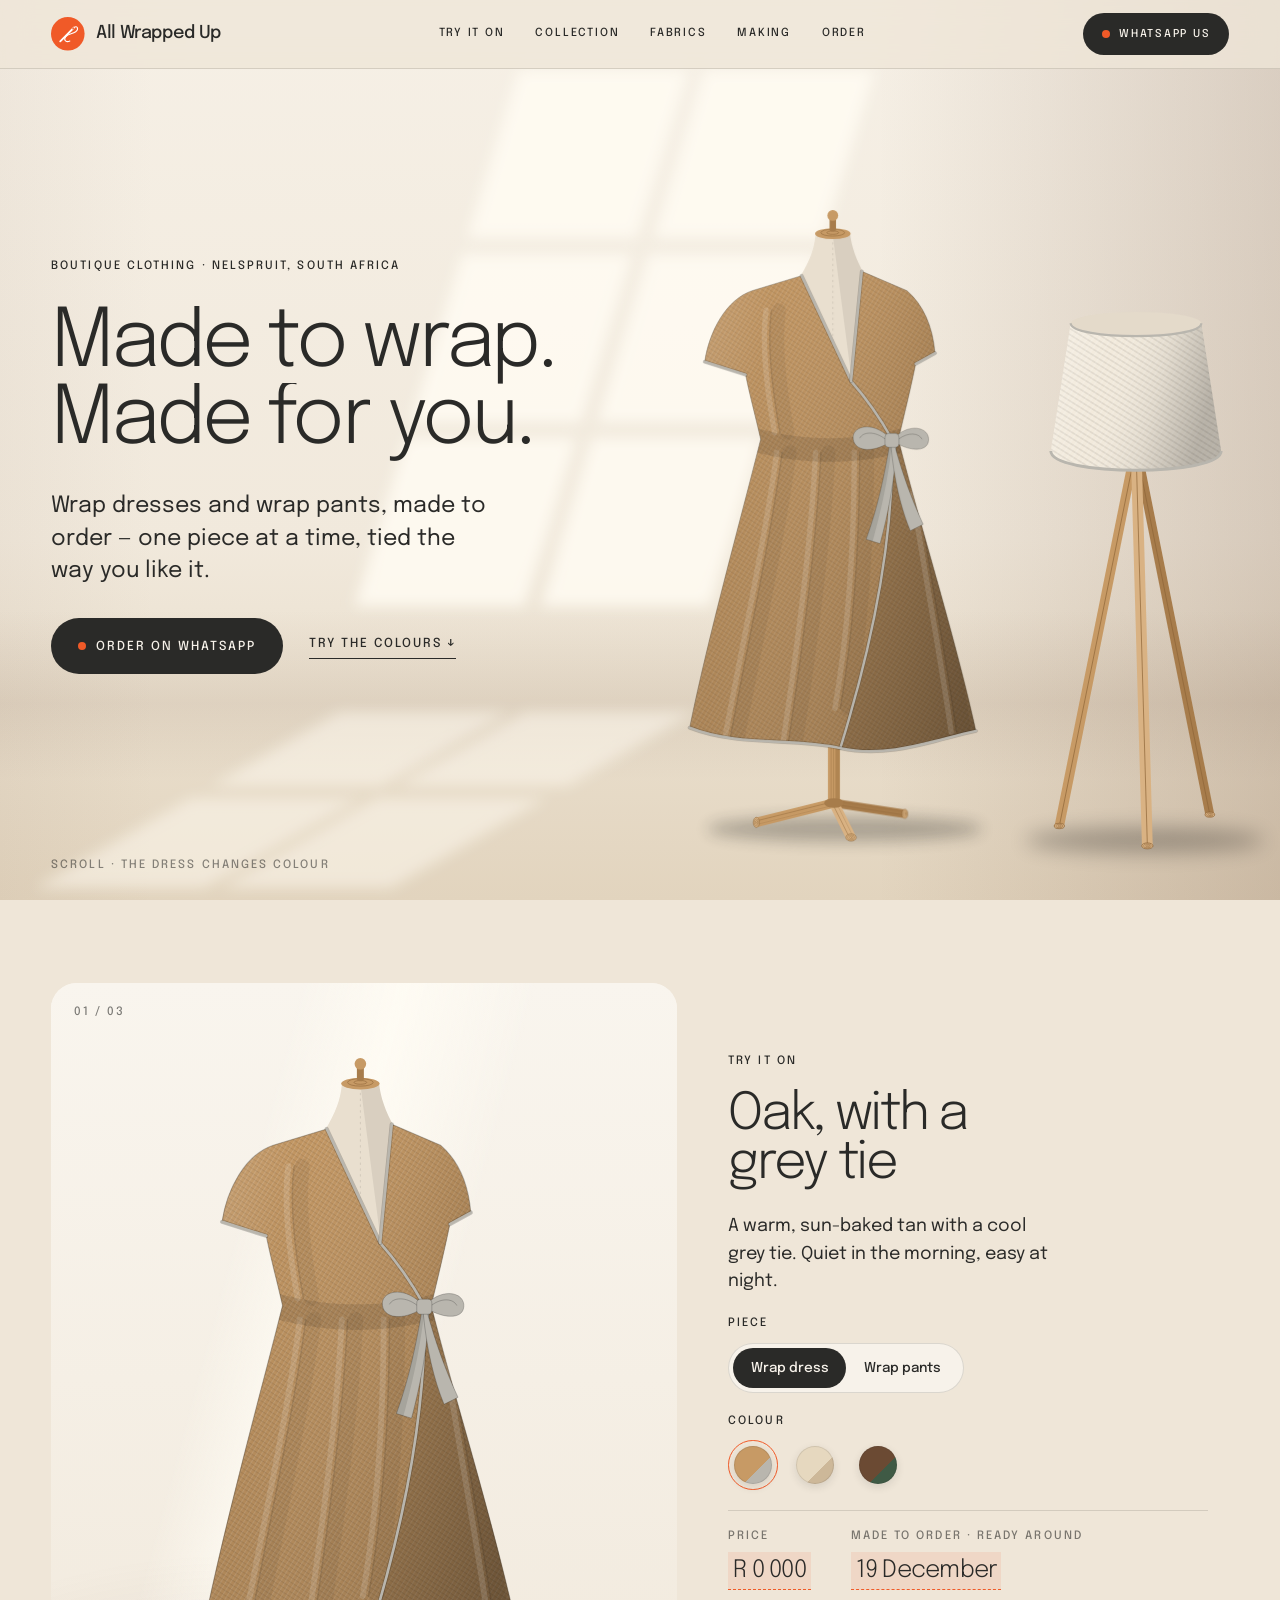
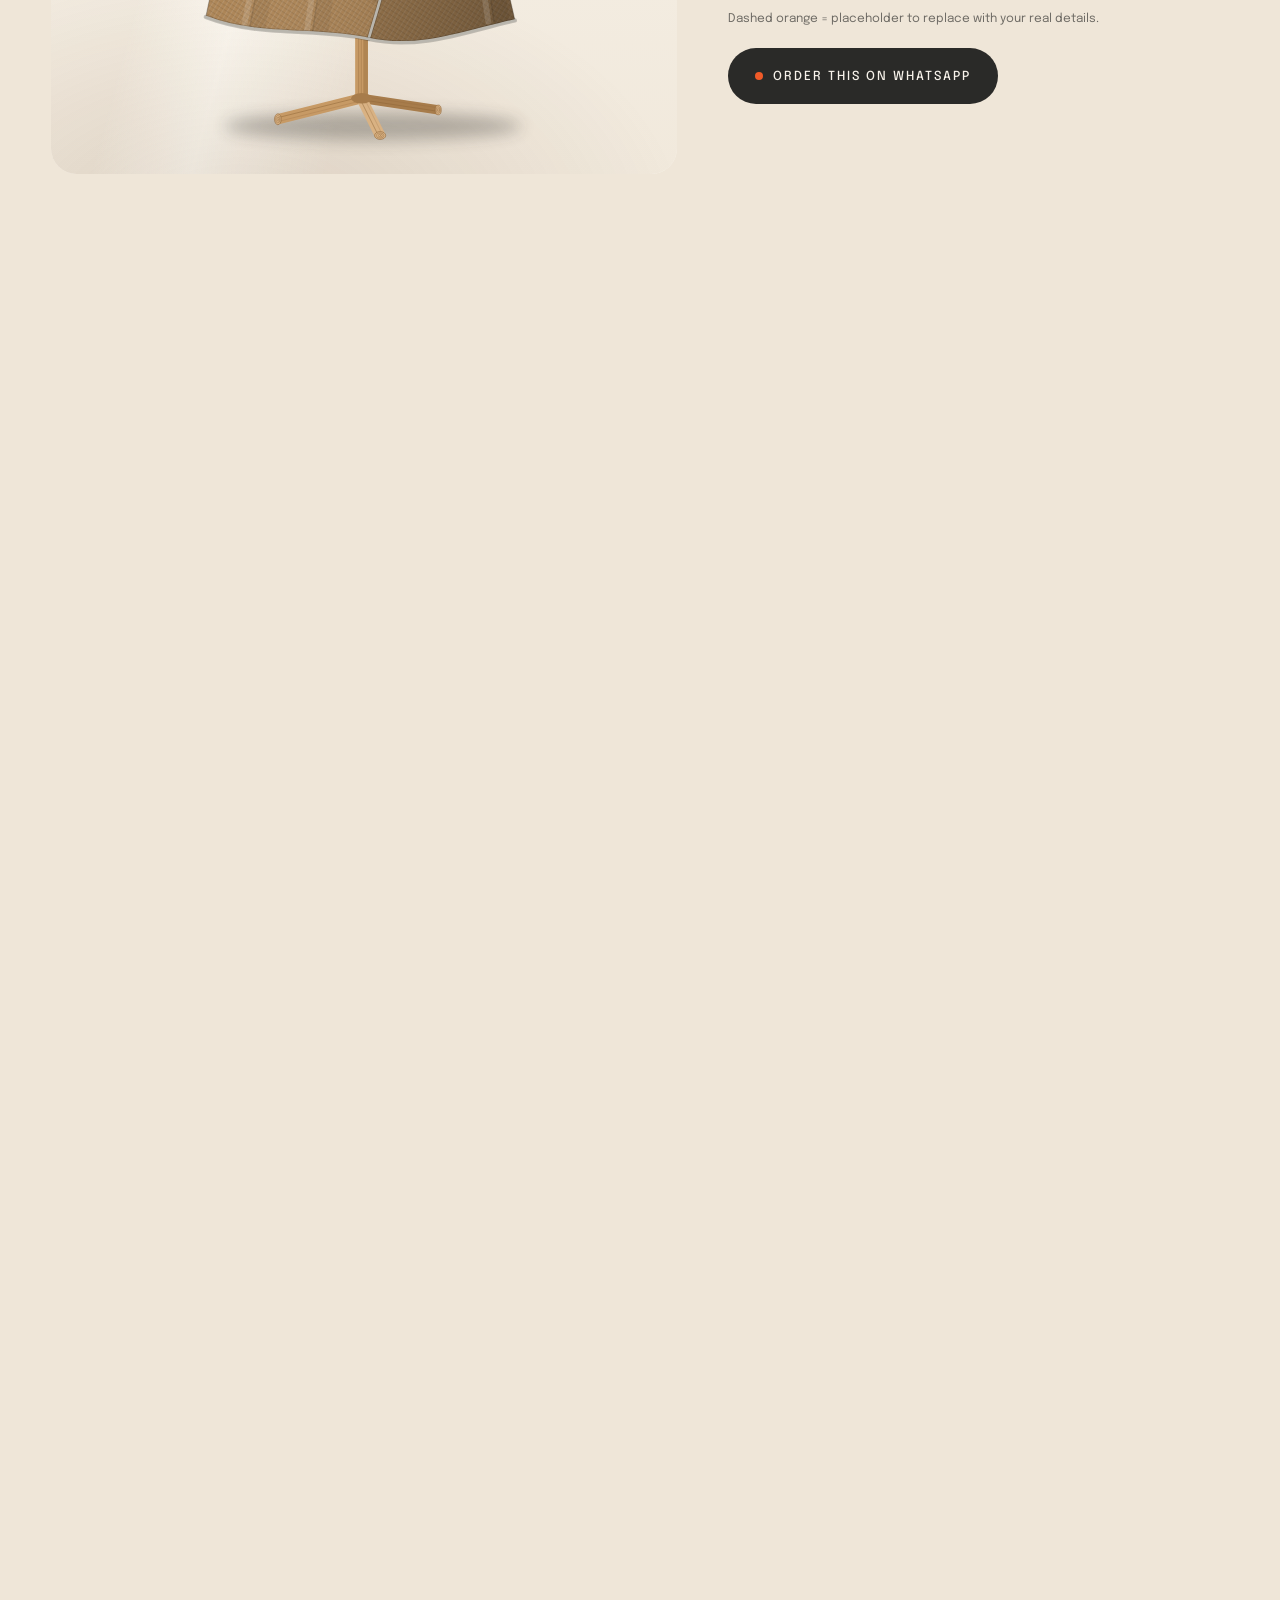
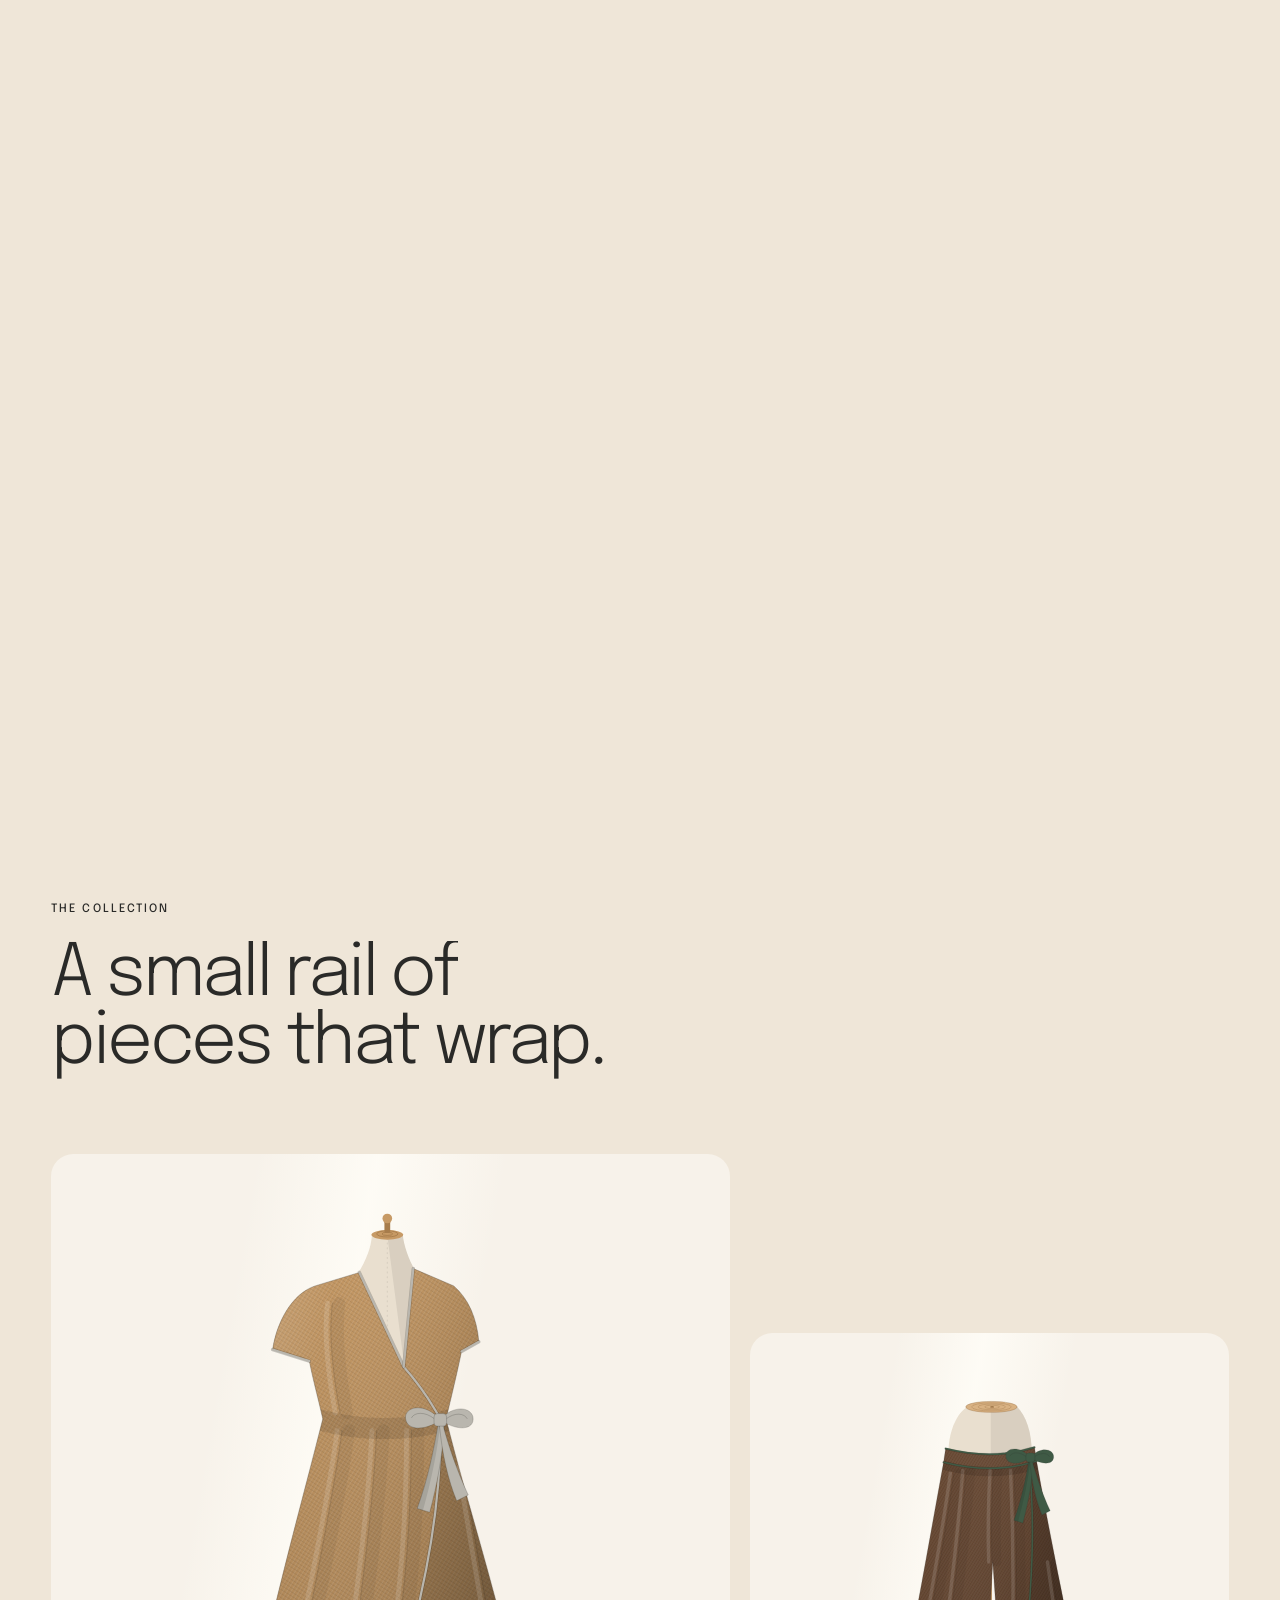
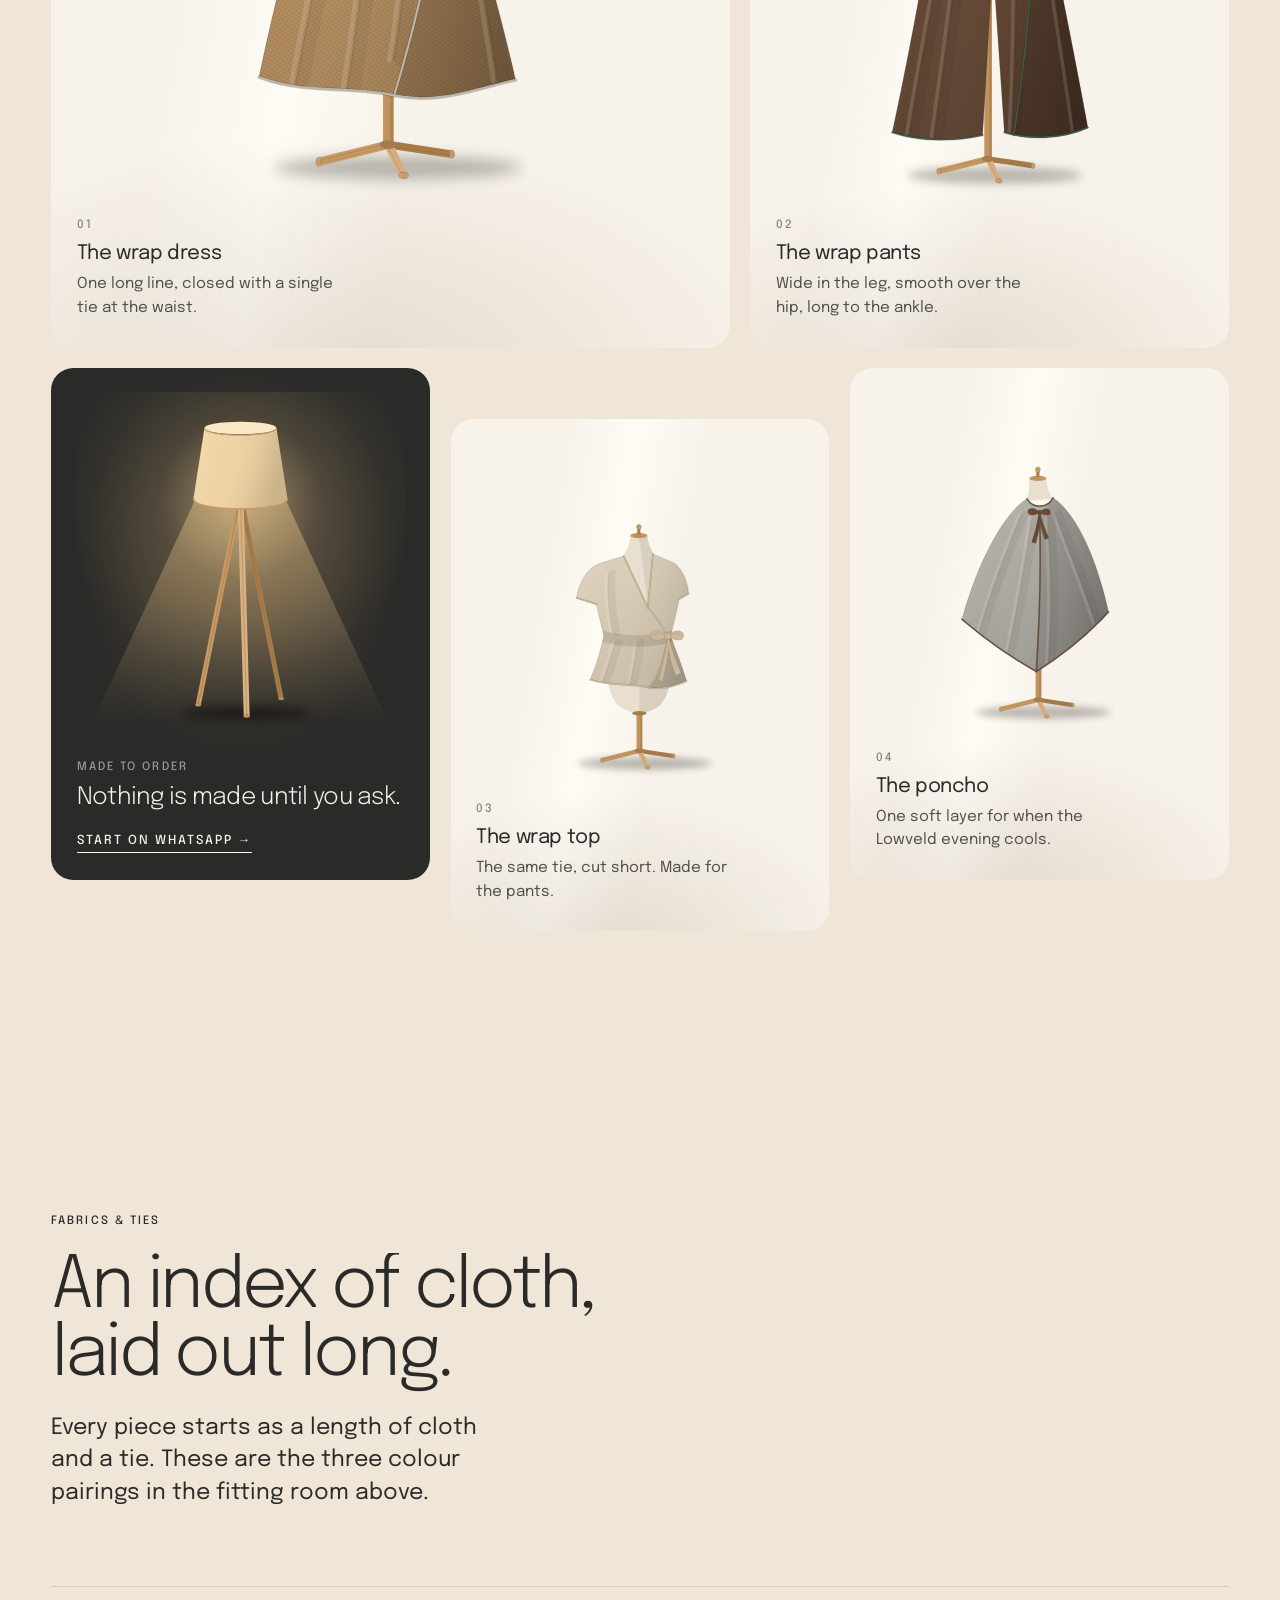
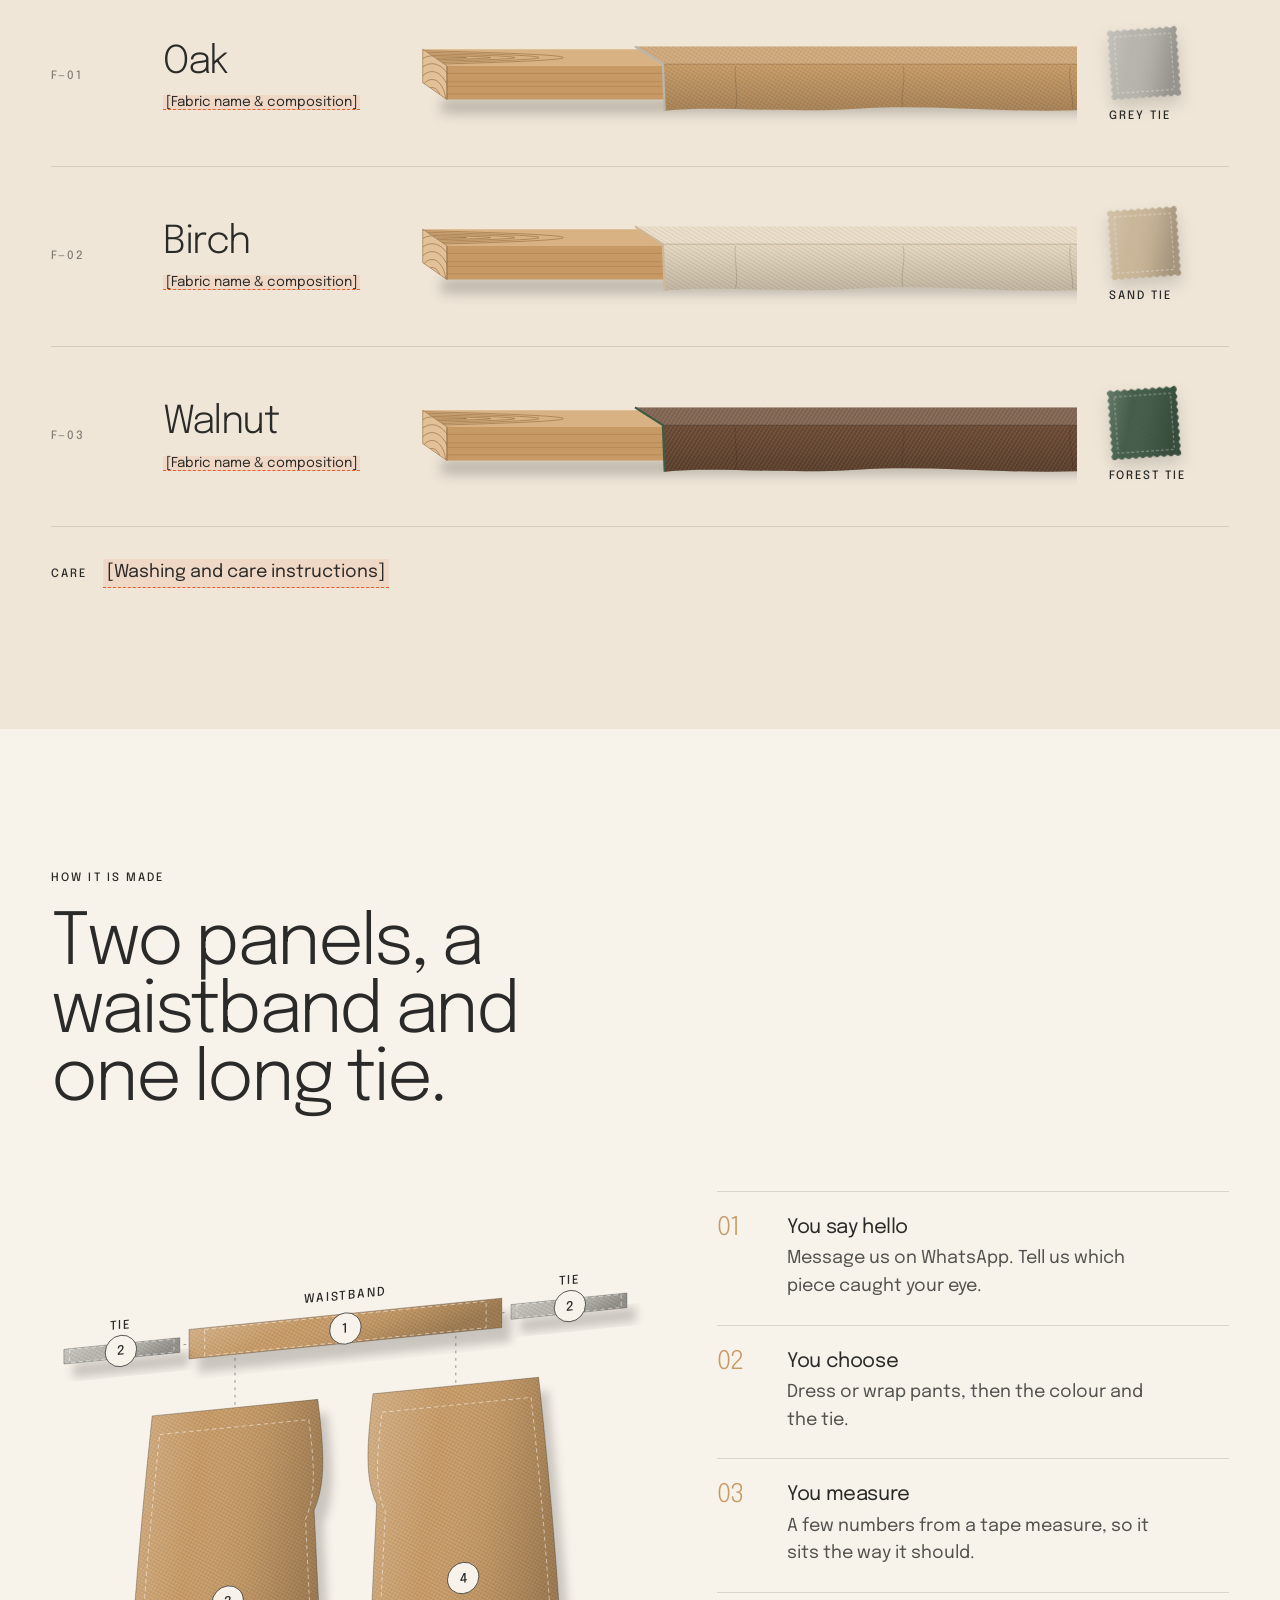
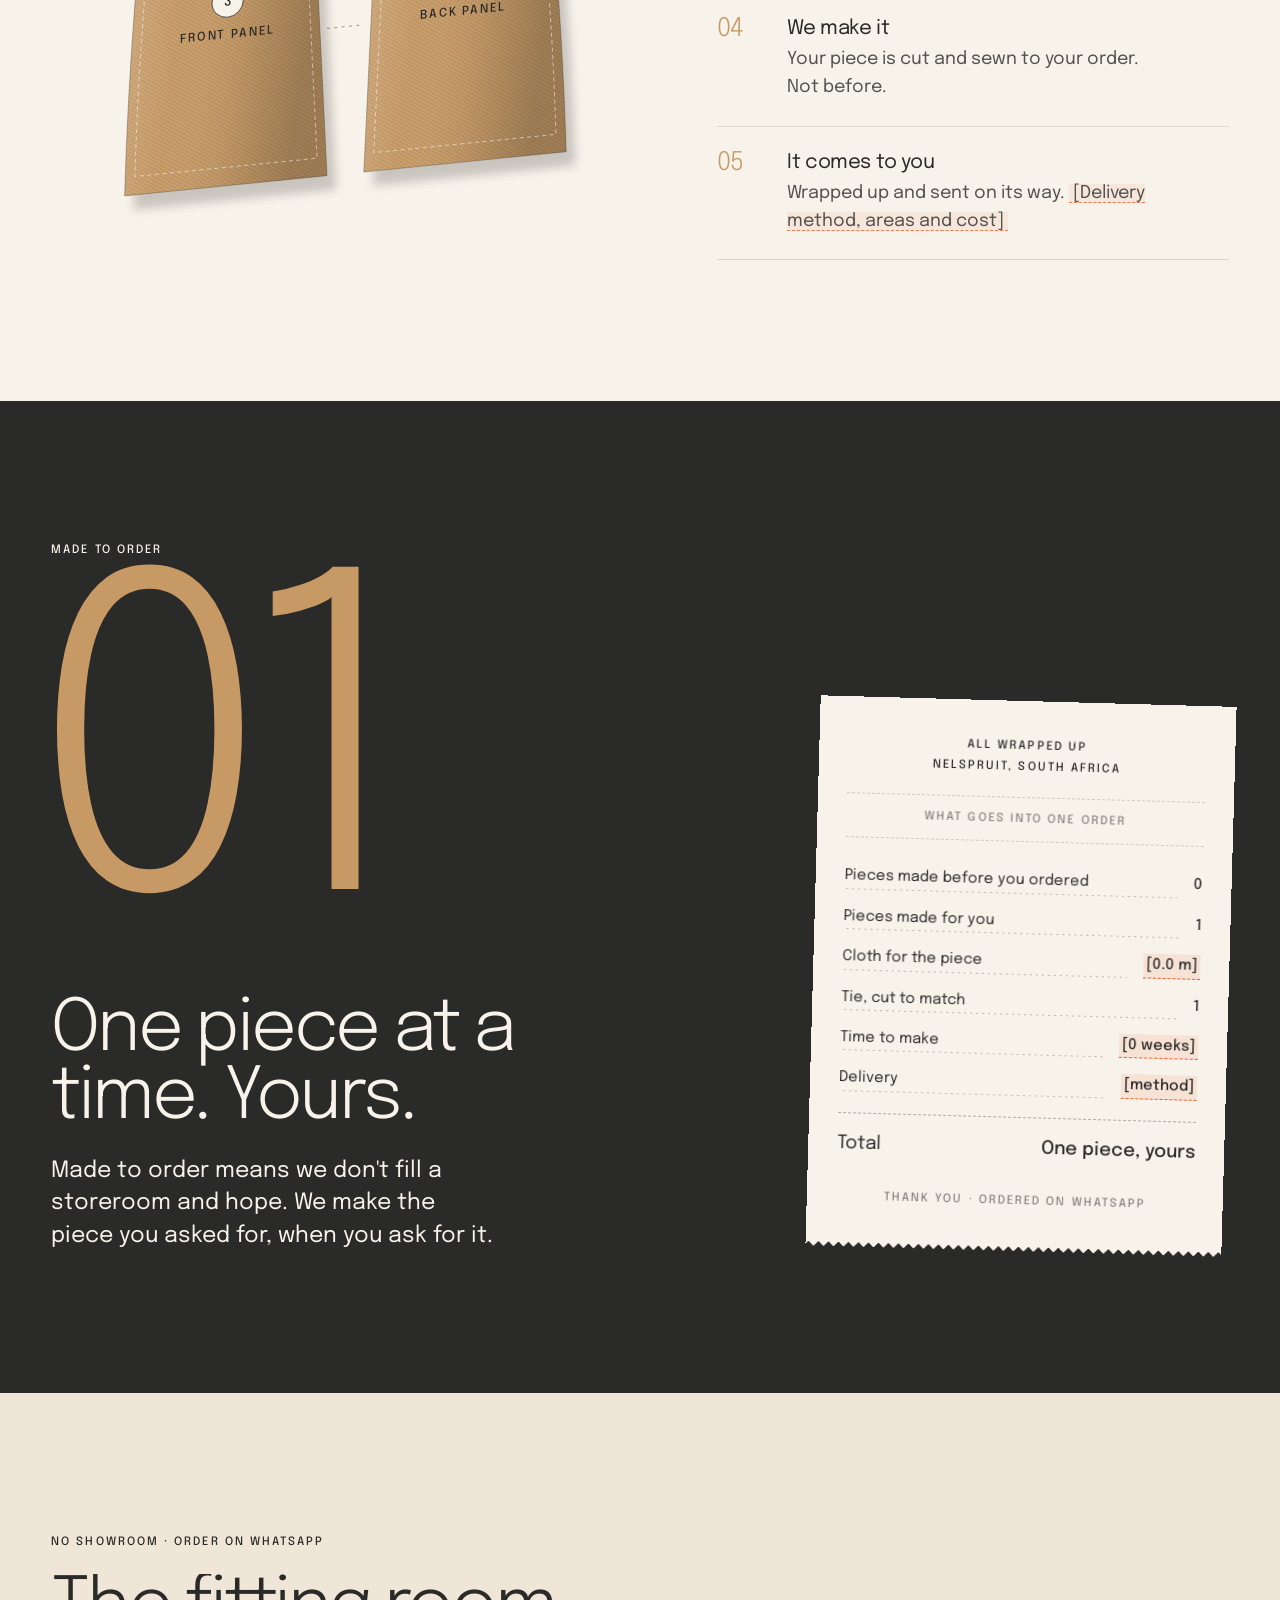
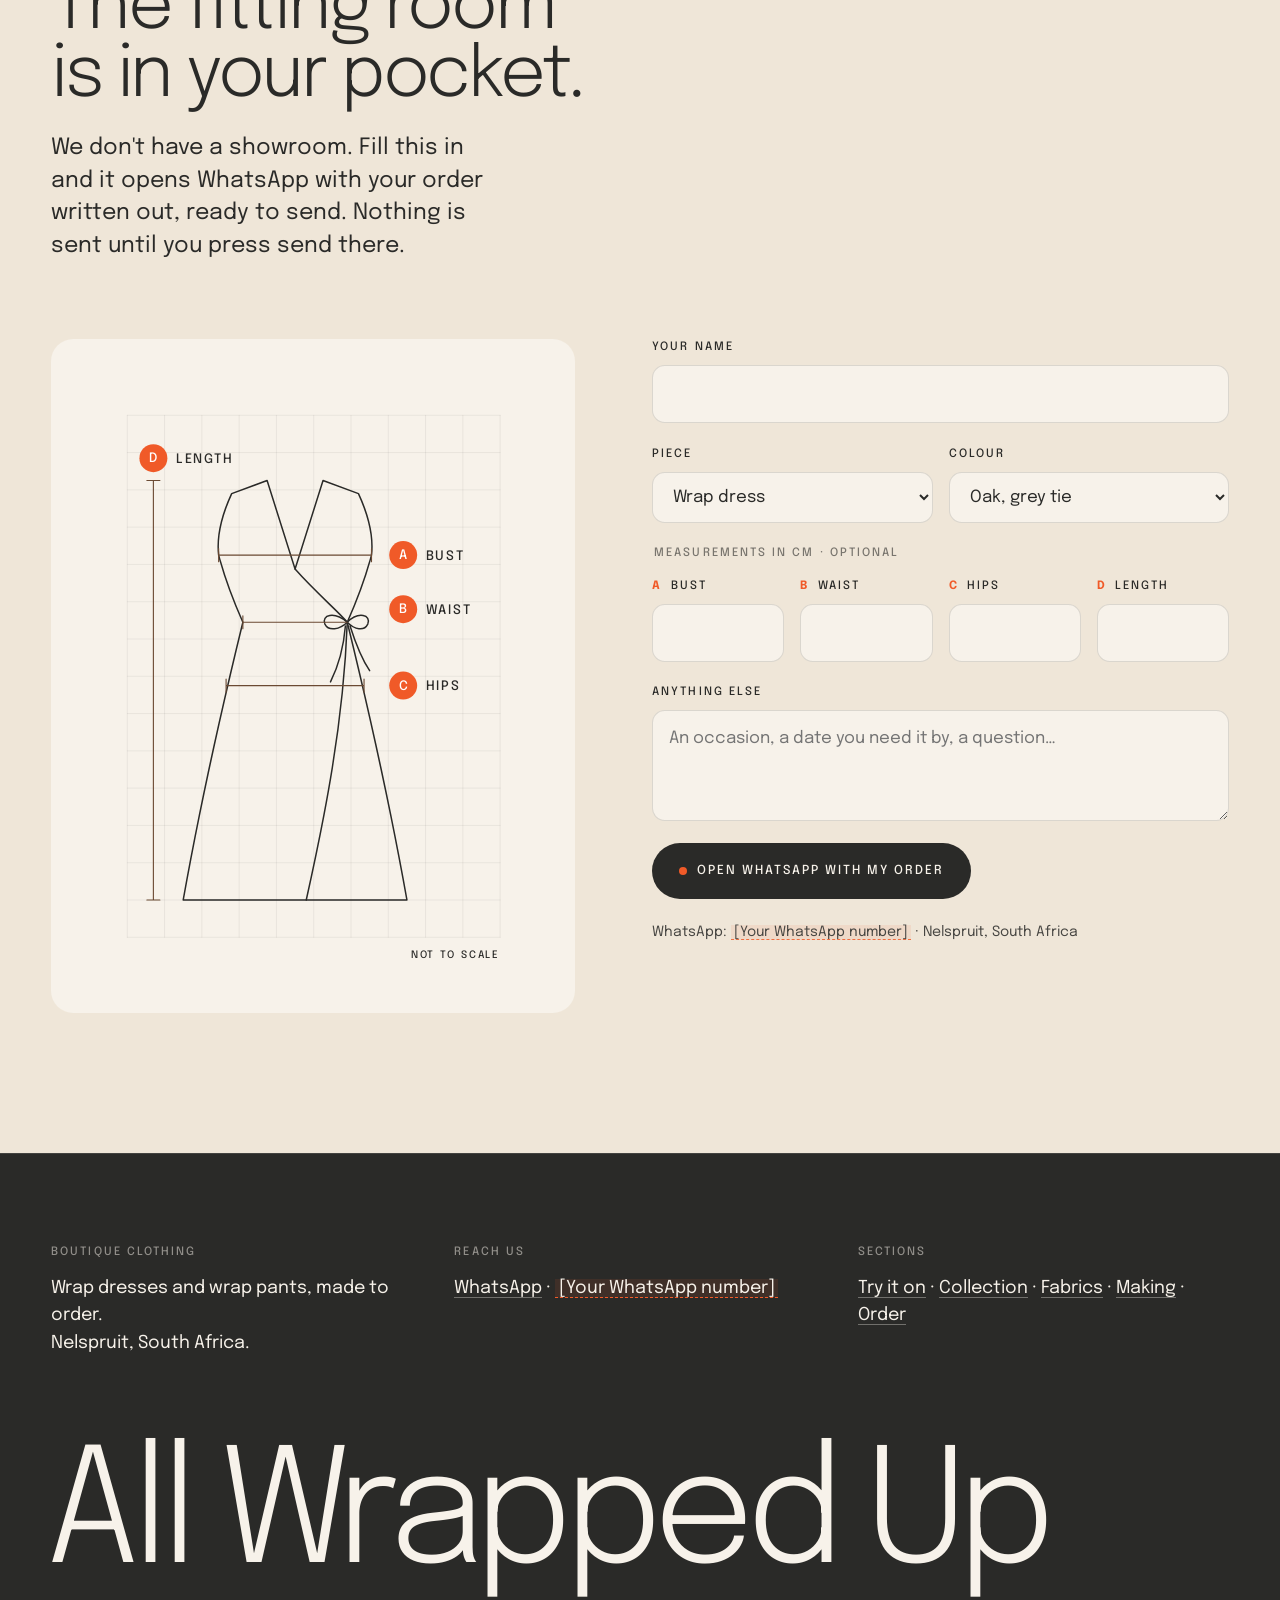
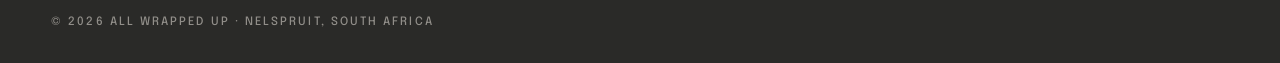
<file: index.html>
<!DOCTYPE html>
<html lang="en-ZA">
<head>
<meta charset="utf-8">
<meta name="viewport" content="width=device-width, initial-scale=1">
<title>All Wrapped Up — Wrap dresses and wrap pants, made to order in Nelspruit</title>
<meta name="description" content="All Wrapped Up is a boutique clothing store in Nelspruit, South Africa. Wrap dresses and wrap pants, made to order and ordered on WhatsApp.">
<meta name="theme-color" content="#EFE6D8">
<link rel="icon" href="data:image/svg+xml,%3Csvg xmlns='http://www.w3.org/2000/svg' viewBox='0 0 32 32'%3E%3Ccircle cx='16' cy='16' r='16' fill='%23F05A28'/%3E%3Cpath d='M9 23 22 9' stroke='%23fff' stroke-width='2' stroke-linecap='round'/%3E%3C/svg%3E">
<link rel="preload" href="fonts/epilogue.woff2" as="font" type="font/woff2" crossorigin>
<link rel="stylesheet" href="styles.css">
</head>
<body>
<a class="skip" href="#main">Skip to content</a>

<header class="nav" id="top">
  <a class="brand" href="#top" aria-label="All Wrapped Up, back to top">
    <svg class="mark" viewBox="0 0 40 40" aria-hidden="true">
      <circle cx="20" cy="20" r="20" fill="#F05A28"/>
      <path d="M11 29 27.5 12.5" stroke="#fff" stroke-width="2.2" stroke-linecap="round"/>
      <ellipse cx="27" cy="13" rx="1.1" ry="2.2" transform="rotate(45 27 13)" fill="#F05A28"/>
      <path d="M27.4 12.6c4-3 6 2 2 5s-9 2-12 6 1 7 5 5" fill="none" stroke="#fff" stroke-width="1.3" stroke-linecap="round"/>
    </svg>
    <span>All Wrapped Up</span>
  </a>
  <nav aria-label="Sections">
    <a href="#try">Try it on</a>
    <a href="#collection">Collection</a>
    <a href="#fabrics">Fabrics</a>
    <a href="#making">Making</a>
    <a href="#order">Order</a>
  </nav>
  <a class="btn btn-small" data-wa="Hello All Wrapped Up, I'd like to ask about a made-to-order piece." href="#order">WhatsApp us</a>
</header>

<main id="main">

<!-- 1. HERO -->
<section class="hero">
  <div class="hero-scene" data-art="hero" aria-hidden="true"></div>
  <div class="hero-text">
    <p class="caps reveal">Boutique clothing · Nelspruit, South Africa</p>
    <h1 data-split>Made to wrap.<br>Made for you.</h1>
    <p class="lede reveal">Wrap dresses and wrap pants, made to order — one piece at a time, tied the way you like it.</p>
    <div class="actions reveal">
      <a class="btn" data-wa="Hello All Wrapped Up, I'd like to order a made-to-order piece." href="#order">Order on WhatsApp</a>
      <a class="link" href="#try">Try the colours <span aria-hidden="true">↓</span></a>
    </div>
  </div>
  <p class="hero-note caps" aria-hidden="true">Scroll · the dress changes colour</p>
</section>

<!-- 2. CONFIGURATOR -->
<section class="config" id="try" aria-label="Try the dress and wrap pants in every colour">
  <div class="config-sticky">
    <div class="stage" data-finish="0">
      <div class="stage-wall" aria-hidden="true"></div>
      <div class="stage-art is-on" data-garment="dress" data-art="dress" role="img" aria-label="Illustration of a wrap dress on a wooden dress stand"></div>
      <div class="stage-art" data-garment="pants" data-art="pants" role="img" aria-label="Illustration of wide-leg wrap pants on a wooden stand"></div>
      <p class="stage-tag caps"><span id="cfg-count">01</span> / 03</p>
    </div>

    <div class="panel">
      <p class="caps">Try it on</p>
      <h2 class="panel-title"><span id="cfg-name" class="swap">Oak, with a grey tie</span></h2>
      <p class="panel-copy"><span id="cfg-copy" class="swap">A warm, sun-baked tan with a cool grey tie. Quiet in the morning, easy at night.</span></p>

      <div class="field">
        <span class="caps" id="lbl-piece">Piece</span>
        <div class="toggle" role="group" aria-labelledby="lbl-piece">
          <button type="button" class="is-on" data-pick="dress" aria-pressed="true">Wrap dress</button>
          <button type="button" data-pick="pants" aria-pressed="false">Wrap pants</button>
        </div>
      </div>

      <div class="field">
        <span class="caps" id="lbl-colour">Colour</span>
        <div class="swatches" role="group" aria-labelledby="lbl-colour">
          <button type="button" class="sw is-on" data-step="0" aria-pressed="true" aria-label="Oak with a grey tie"><i style="--a:#C79A65;--b:#B9B6AE"></i></button>
          <button type="button" class="sw" data-step="1" aria-pressed="false" aria-label="Birch with a sand tie"><i style="--a:#E6D8BF;--b:#CDB899"></i></button>
          <button type="button" class="sw" data-step="2" aria-pressed="false" aria-label="Walnut with a forest green tie"><i style="--a:#6B4A33;--b:#3F5A45"></i></button>
        </div>
      </div>

      <dl class="facts" aria-live="polite">
        <div>
          <dt class="caps">Price</dt>
          <dd><span id="cfg-price" class="swap ph" title="Placeholder — add your real price">R 0 000</span></dd>
        </div>
        <div>
          <dt class="caps">Made to order · ready around</dt>
          <dd><span id="cfg-date" class="swap ph" title="Placeholder — based on an example lead time">—</span></dd>
        </div>
      </dl>
      <p class="ph-note">Dashed orange = placeholder to replace with your real details.</p>

      <a class="btn" id="cfg-order" href="#order">Order this on WhatsApp</a>
    </div>
  </div>
</section>

<!-- 3. COLLECTION -->
<section class="section" id="collection">
  <div class="section-head">
    <p class="caps reveal">The collection</p>
    <h2 data-split>A small rail of pieces that wrap.</h2>
  </div>
  <div class="tiles">
    <article class="tile t-a rise" style="--g:#C79A65;--t:#B9B6AE">
      <div class="tile-art" data-art="dress" role="img" aria-label="Wrap dress illustration"></div>
      <div class="tile-meta"><span class="caps">01</span><h3>The wrap dress</h3><p>One long line, closed with a single tie at the waist.</p></div>
    </article>
    <article class="tile t-b rise" style="--g:#6B4A33;--t:#3F5A45">
      <div class="tile-art" data-art="pants" role="img" aria-label="Wrap pants illustration"></div>
      <div class="tile-meta"><span class="caps">02</span><h3>The wrap pants</h3><p>Wide in the leg, smooth over the hip, long to the ankle.</p></div>
    </article>
    <article class="tile t-c tile-dark rise">
      <div class="tile-art" data-art="lamp" aria-hidden="true"></div>
      <div class="tile-meta"><span class="caps">Made to order</span><h3>Nothing is made until you ask.</h3><p><a class="link" data-wa="Hello All Wrapped Up, I'd like to ask about a made-to-order piece." href="#order">Start on WhatsApp <span aria-hidden="true">→</span></a></p></div>
    </article>
    <article class="tile t-d rise" style="--g:#E6D8BF;--t:#CDB899">
      <div class="tile-art" data-art="top" role="img" aria-label="Wrap top illustration"></div>
      <div class="tile-meta"><span class="caps">03</span><h3>The wrap top</h3><p>The same tie, cut short. Made for the pants.</p></div>
    </article>
    <article class="tile t-e rise" style="--g:#B9B6AE;--t:#6B4A33">
      <div class="tile-art" data-art="poncho" role="img" aria-label="Poncho illustration"></div>
      <div class="tile-meta"><span class="caps">04</span><h3>The poncho</h3><p>One soft layer for when the Lowveld evening cools.</p></div>
    </article>
  </div>
</section>

<!-- 4. MATERIALS -->
<section class="section" id="fabrics">
  <div class="section-head">
    <p class="caps reveal">Fabrics &amp; ties</p>
    <h2 data-split>An index of cloth, laid out long.</h2>
    <p class="lede reveal">Every piece starts as a length of cloth and a tie. These are the three colour pairings in the fitting room above.</p>
  </div>
  <ol class="index">
    <li class="rise" style="--g:#C79A65;--t:#B9B6AE">
      <span class="caps idx">F—01</span>
      <div class="idx-name"><h3>Oak</h3><p><span class="ph">[Fabric name &amp; composition]</span></p></div>
      <div class="bolt" data-art="bolt" aria-hidden="true"></div>
      <div class="idx-swatch"><i data-art="swatch" aria-hidden="true"></i><span class="caps">Grey tie</span></div>
    </li>
    <li class="rise" style="--g:#E6D8BF;--t:#CDB899">
      <span class="caps idx">F—02</span>
      <div class="idx-name"><h3>Birch</h3><p><span class="ph">[Fabric name &amp; composition]</span></p></div>
      <div class="bolt" data-art="bolt" aria-hidden="true"></div>
      <div class="idx-swatch"><i data-art="swatch" aria-hidden="true"></i><span class="caps">Sand tie</span></div>
    </li>
    <li class="rise" style="--g:#6B4A33;--t:#3F5A45">
      <span class="caps idx">F—03</span>
      <div class="idx-name"><h3>Walnut</h3><p><span class="ph">[Fabric name &amp; composition]</span></p></div>
      <div class="bolt" data-art="bolt" aria-hidden="true"></div>
      <div class="idx-swatch"><i data-art="swatch" aria-hidden="true"></i><span class="caps">Forest tie</span></div>
    </li>
  </ol>
  <p class="care reveal"><span class="caps">Care</span> <span class="ph">[Washing and care instructions]</span></p>
</section>

<!-- 5. MAKING -->
<section class="section making" id="making">
  <div class="section-head">
    <p class="caps reveal">How it is made</p>
    <h2 data-split>Two panels, a waistband and one long tie.</h2>
  </div>
  <div class="making-grid">
    <figure class="exploded rise" data-art="exploded" role="img" aria-label="Exploded drawing of wrap pants: waistband, two ties, front panel and back panel"></figure>
    <ol class="steps">
      <li class="reveal"><span class="num">01</span><div><h3>You say hello</h3><p>Message us on WhatsApp. Tell us which piece caught your eye.</p></div></li>
      <li class="reveal"><span class="num">02</span><div><h3>You choose</h3><p>Dress or wrap pants, then the colour and the tie.</p></div></li>
      <li class="reveal"><span class="num">03</span><div><h3>You measure</h3><p>A few numbers from a tape measure, so it sits the way it should.</p></div></li>
      <li class="reveal"><span class="num">04</span><div><h3>We make it</h3><p>Your piece is cut and sewn to your order. Not before.</p></div></li>
      <li class="reveal"><span class="num">05</span><div><h3>It comes to you</h3><p>Wrapped up and sent on its way. <span class="ph">[Delivery method, areas and cost]</span></p></div></li>
    </ol>
  </div>
</section>

<!-- 6. CHARCOAL: ONE AT A TIME -->
<section class="dark" id="one">
  <div class="dark-grid">
    <div class="big-wrap">
      <p class="caps reveal">Made to order</p>
      <p class="big rise" aria-hidden="true">01</p>
      <h2 data-split>One piece at a time. Yours.</h2>
      <p class="lede reveal">Made to order means we don't fill a storeroom and hope. We make the piece you asked for, when you ask for it.</p>
    </div>
    <div class="receipt rise" aria-label="An itemised made-to-order receipt">
      <p class="caps r-head">All Wrapped Up<br>Nelspruit, South Africa</p>
      <p class="caps r-sub">What goes into one order</p>
      <ul>
        <li><span>Pieces made before you ordered</span><b>0</b></li>
        <li><span>Pieces made for you</span><b>1</b></li>
        <li><span>Cloth for the piece</span><b class="ph">[0.0 m]</b></li>
        <li><span>Tie, cut to match</span><b>1</b></li>
        <li><span>Time to make</span><b class="ph">[0 weeks]</b></li>
        <li><span>Delivery</span><b class="ph">[method]</b></li>
      </ul>
      <p class="r-total"><span>Total</span><b>One piece, yours</b></p>
      <p class="caps r-foot">Thank you · ordered on WhatsApp</p>
    </div>
  </div>
</section>

<!-- 7. ORDER (instead of showrooms) -->
<section class="section order" id="order">
  <div class="section-head">
    <p class="caps reveal">No showroom · order on WhatsApp</p>
    <h2 data-split>The fitting room is in your pocket.</h2>
    <p class="lede reveal">We don't have a showroom. Fill this in and it opens WhatsApp with your order written out, ready to send. Nothing is sent until you press send there.</p>
  </div>
  <div class="order-grid">
    <figure class="plan rise" data-art="plan" role="img" aria-label="A drawing of a dress with four measurements marked: bust, waist, hips and length"></figure>

    <form class="form rise" id="order-form" novalidate>
      <label>Your name
        <input type="text" name="name" autocomplete="given-name" required>
      </label>
      <div class="row">
        <label>Piece
          <select name="piece">
            <option>Wrap dress</option>
            <option>Wrap pants</option>
            <option>Wrap top</option>
            <option>Poncho</option>
          </select>
        </label>
        <label>Colour
          <select name="colour">
            <option>Oak, grey tie</option>
            <option>Birch, sand tie</option>
            <option>Walnut, forest green tie</option>
            <option>Not sure yet</option>
          </select>
        </label>
      </div>
      <fieldset>
        <legend class="caps">Measurements in cm · optional</legend>
        <div class="row row-4">
          <label><span><b>A</b> Bust</span><input type="number" name="bust" inputmode="decimal" min="0"></label>
          <label><span><b>B</b> Waist</span><input type="number" name="waist" inputmode="decimal" min="0"></label>
          <label><span><b>C</b> Hips</span><input type="number" name="hips" inputmode="decimal" min="0"></label>
          <label><span><b>D</b> Length</span><input type="number" name="length" inputmode="decimal" min="0"></label>
        </div>
      </fieldset>
      <label>Anything else
        <textarea name="note" rows="3" placeholder="An occasion, a date you need it by, a question…"></textarea>
      </label>
      <button class="btn" type="submit">Open WhatsApp with my order</button>
      <p class="form-note">WhatsApp: <span class="ph">[Your WhatsApp number]</span> · Nelspruit, South Africa</p>
    </form>
  </div>
</section>

</main>

<!-- 8. FOOTER -->
<footer class="footer">
  <div class="footer-top">
    <div>
      <p class="caps">Boutique clothing</p>
      <p>Wrap dresses and wrap pants, made to order.<br>Nelspruit, South Africa.</p>
    </div>
    <div>
      <p class="caps">Reach us</p>
      <p><a data-wa="Hello All Wrapped Up" href="#order">WhatsApp</a> · <span class="ph">[Your WhatsApp number]</span></p>
    </div>
    <div>
      <p class="caps">Sections</p>
      <p><a href="#try">Try it on</a> · <a href="#collection">Collection</a> · <a href="#fabrics">Fabrics</a> · <a href="#making">Making</a> · <a href="#order">Order</a></p>
    </div>
  </div>
  <p class="footer-name" aria-hidden="true">All Wrapped Up</p>
  <p class="footer-legal caps">© <span id="year">2026</span> All Wrapped Up · Nelspruit, South Africa</p>
</footer>

<script src="script.js"></script>
</body>
</html>
</file>
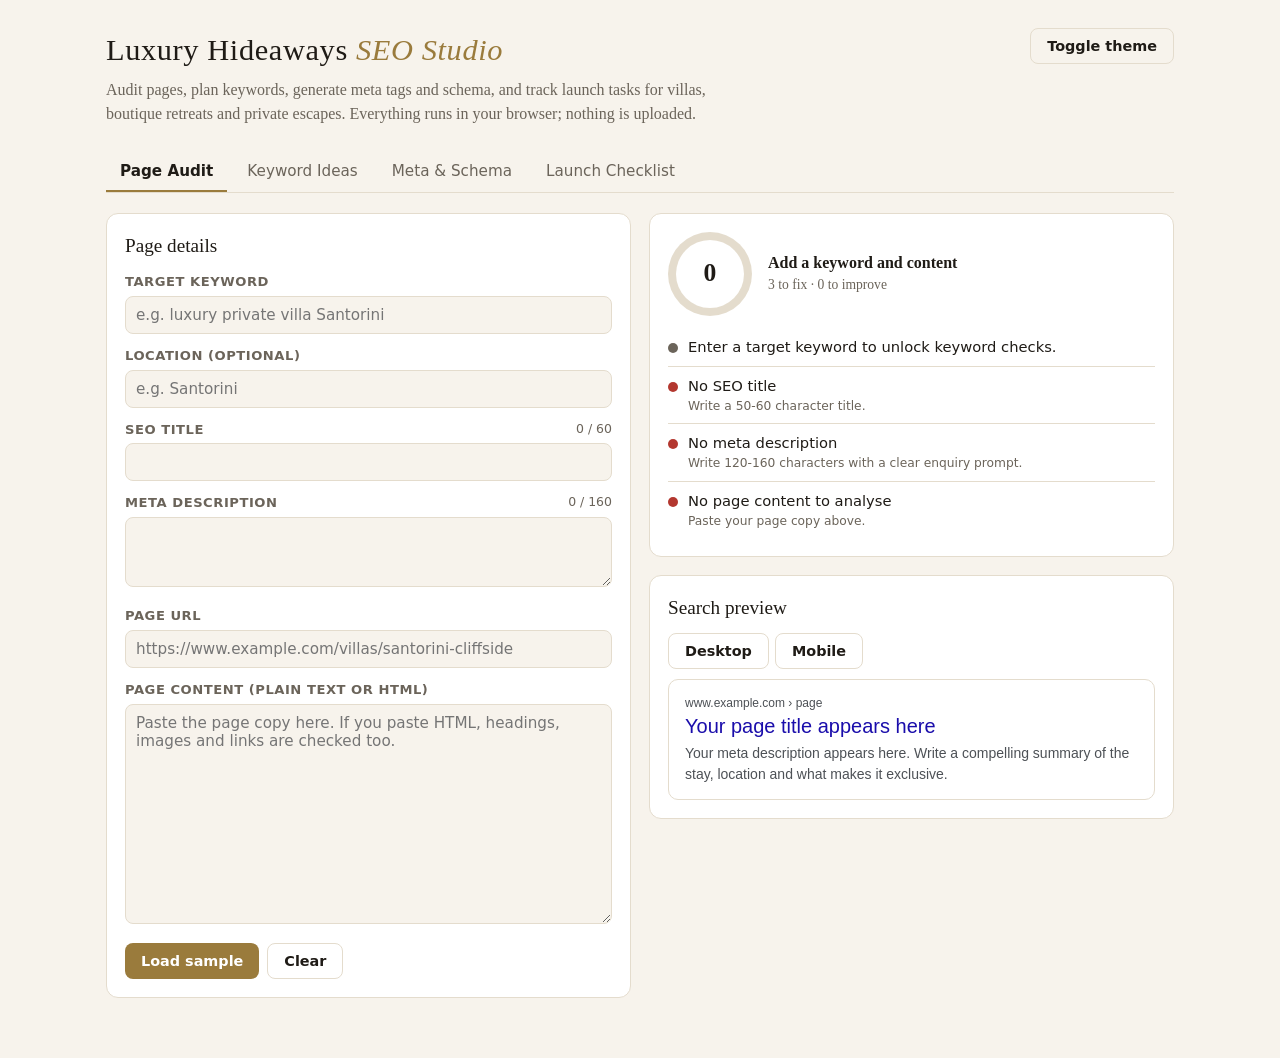
<file: luxury-hideaways-seo.html>
<!DOCTYPE html>
<html lang="en">
<head>
<meta charset="UTF-8" />
<meta name="viewport" content="width=device-width, initial-scale=1.0" />
<title>Luxury Hideaways SEO Studio</title>
<meta name="description" content="A free, private SEO toolkit for luxury hideaway, villa and boutique retreat websites: page audit, keyword ideas, meta tags, schema markup and a launch checklist." />
<style>
  :root {
    --bg: #f7f3ec; --panel: #ffffff; --ink: #1f1b16; --muted: #6b645a; --line: #e4dccd;
    --gold: #9a7b3c; --gold-soft: #f1e8d3; --good: #2f7d4f; --warn: #b7791f; --bad: #b3372f;
    --code: #faf7f0;
  }
  @media (prefers-color-scheme: dark) {
    :root:not([data-theme="light"]) {
      --bg: #14120f; --panel: #1d1a16; --ink: #f1ebdd; --muted: #a39a8a; --line: #332e26;
      --gold: #d4b26a; --gold-soft: #2b2417; --good: #5cc18a; --warn: #e3a94c; --bad: #ef7d73; --code: #17140f;
    }
  }
  :root[data-theme="dark"] {
    --bg: #14120f; --panel: #1d1a16; --ink: #f1ebdd; --muted: #a39a8a; --line: #332e26;
    --gold: #d4b26a; --gold-soft: #2b2417; --good: #5cc18a; --warn: #e3a94c; --bad: #ef7d73; --code: #17140f;
  }
  * { box-sizing: border-box; }
  body { margin: 0; background: var(--bg); color: var(--ink); font-family: Georgia, 'Times New Roman', serif; line-height: 1.5; }
  .sans, button, input, select, textarea, label, table { font-family: 'Segoe UI', system-ui, -apple-system, sans-serif; }
  header { padding: 28px 16px 8px; max-width: 1100px; margin: 0 auto; display: flex; gap: 12px; align-items: flex-start; justify-content: space-between; flex-wrap: wrap; }
  header h1 { margin: 0; font-weight: 400; font-size: 1.9rem; letter-spacing: .02em; }
  header h1 span { color: var(--gold); font-style: italic; }
  header p { margin: 4px 0 0; color: var(--muted); max-width: 640px; }
  main { max-width: 1100px; margin: 0 auto; padding: 0 16px 60px; }
  nav { display: flex; gap: 6px; flex-wrap: wrap; border-bottom: 1px solid var(--line); margin: 18px 0 20px; }
  nav button { background: none; border: none; border-bottom: 2px solid transparent; padding: 10px 14px; cursor: pointer; color: var(--muted); font-size: .95rem; }
  nav button[aria-selected="true"] { color: var(--ink); border-bottom-color: var(--gold); font-weight: 600; }
  .panel { display: none; } .panel.active { display: block; }
  .grid { display: grid; gap: 18px; grid-template-columns: 1fr 1fr; }
  @media (max-width: 820px) { .grid { grid-template-columns: 1fr; } }
  .card { background: var(--panel); border: 1px solid var(--line); border-radius: 12px; padding: 18px; }
  .card h2 { margin: 0 0 10px; font-weight: 400; font-size: 1.2rem; }
  label { display: block; font-size: .82rem; font-weight: 600; margin: 12px 0 4px; color: var(--muted); text-transform: uppercase; letter-spacing: .04em; }
  input, select, textarea { width: 100%; padding: 9px 10px; border: 1px solid var(--line); border-radius: 8px; background: var(--bg); color: var(--ink); font-size: .95rem; }
  textarea { min-height: 120px; resize: vertical; }
  input:focus, select:focus, textarea:focus, button:focus-visible { outline: 2px solid var(--gold); outline-offset: 1px; }
  .row { display: grid; grid-template-columns: 1fr 1fr; gap: 12px; }
  .count { font-size: .78rem; color: var(--muted); float: right; font-weight: 400; text-transform: none; letter-spacing: 0; }
  .btn { background: var(--gold); color: #fff; border: none; padding: 9px 16px; border-radius: 8px; cursor: pointer; font-size: .9rem; font-weight: 600; }
  :root[data-theme="dark"] .btn { color: #14120f; }
  @media (prefers-color-scheme: dark) { :root:not([data-theme="light"]) .btn { color: #14120f; } }
  .btn.ghost { background: transparent; color: var(--ink); border: 1px solid var(--line); }
  .btn-row { display: flex; gap: 8px; flex-wrap: wrap; margin-top: 12px; }
  .score { display: flex; align-items: center; gap: 16px; margin-bottom: 12px; }
  .ring { width: 84px; height: 84px; border-radius: 50%; display: grid; place-items: center; font-size: 1.6rem; font-weight: 600; background: conic-gradient(var(--c, var(--gold)) calc(var(--p, 0) * 1%), var(--line) 0); position: relative; }
  .ring::before { content: ''; position: absolute; inset: 8px; background: var(--panel); border-radius: 50%; }
  .ring span { position: relative; }
  .checks { list-style: none; margin: 0; padding: 0; }
  .checks li { display: flex; gap: 10px; padding: 8px 0; border-top: 1px solid var(--line); font-size: .92rem; }
  .checks li:first-child { border-top: none; }
  .dot { flex: none; width: 10px; height: 10px; border-radius: 50%; margin-top: 7px; }
  .dot.pass { background: var(--good); } .dot.warn { background: var(--warn); } .dot.fail { background: var(--bad); } .dot.info { background: var(--muted); }
  .checks small { display: block; color: var(--muted); }
  .serp { background: #fff; color: #202124; border-radius: 10px; padding: 14px 16px; border: 1px solid var(--line); font-family: Arial, sans-serif; }
  .serp.mobile { max-width: 360px; }
  .serp .url { font-size: 12px; color: #4d5156; }
  .serp .t { font-size: 20px; color: #1a0dab; margin: 2px 0 4px; line-height: 1.25; }
  .serp .d { font-size: 14px; color: #4d5156; line-height: 1.5; }
  .tabs-mini { display: flex; gap: 6px; margin-bottom: 10px; }
  .chip { font-size: .75rem; padding: 2px 8px; border-radius: 99px; background: var(--gold-soft); color: var(--gold); font-weight: 600; white-space: nowrap; }
  table { width: 100%; border-collapse: collapse; font-size: .9rem; }
  th, td { text-align: left; padding: 8px 6px; border-bottom: 1px solid var(--line); }
  th { color: var(--muted); font-size: .78rem; text-transform: uppercase; letter-spacing: .04em; }
  pre { background: var(--code); border: 1px solid var(--line); border-radius: 8px; padding: 12px; overflow: auto; font-size: .8rem; max-height: 420px; margin: 8px 0 0; white-space: pre-wrap; word-break: break-word; font-family: ui-monospace, Menlo, Consolas, monospace; }
  .hint { color: var(--muted); font-size: .85rem; }
  .group h3 { margin: 18px 0 6px; font-weight: 400; font-size: 1.05rem; color: var(--gold); }
  .group label.item { display: flex; gap: 10px; align-items: flex-start; text-transform: none; letter-spacing: 0; font-size: .92rem; color: var(--ink); font-weight: 400; margin: 6px 0; cursor: pointer; }
  .group label.item input { width: auto; margin-top: 4px; }
  .bar { height: 8px; background: var(--line); border-radius: 99px; overflow: hidden; margin: 8px 0 4px; }
  .bar i { display: block; height: 100%; background: var(--gold); width: 0; transition: width .2s; }
  .toast { position: fixed; bottom: 18px; left: 50%; transform: translateX(-50%); background: var(--ink); color: var(--bg); padding: 8px 16px; border-radius: 8px; font-size: .85rem; opacity: 0; pointer-events: none; transition: opacity .2s; }
  .toast.show { opacity: 1; }
  .pills { display: flex; flex-wrap: wrap; gap: 6px 14px; }
  .pills label { display: flex; gap: 6px; align-items: center; margin: 2px 0; text-transform: none; letter-spacing: 0; font-size: .9rem; font-weight: 400; color: var(--ink); }
  .pills input { width: auto; }
</style>
</head>
<body>
<header>
  <div>
    <h1>Luxury Hideaways <span>SEO Studio</span></h1>
    <p>Audit pages, plan keywords, generate meta tags and schema, and track launch tasks for villas, boutique retreats and private escapes. Everything runs in your browser; nothing is uploaded.</p>
  </div>
  <button class="btn ghost" id="themeBtn" type="button">Toggle theme</button>
</header>

<main>
  <nav role="tablist" aria-label="Tools">
    <button role="tab" aria-selected="true" data-tab="audit">Page Audit</button>
    <button role="tab" aria-selected="false" data-tab="keywords">Keyword Ideas</button>
    <button role="tab" aria-selected="false" data-tab="meta">Meta &amp; Schema</button>
    <button role="tab" aria-selected="false" data-tab="launch">Launch Checklist</button>
  </nav>

  <!-- PAGE AUDIT -->
  <section class="panel active" id="audit">
    <div class="grid">
      <div class="card">
        <h2>Page details</h2>
        <label for="a_kw">Target keyword</label>
        <input id="a_kw" placeholder="e.g. luxury private villa Santorini" />
        <label for="a_loc">Location (optional)</label>
        <input id="a_loc" placeholder="e.g. Santorini" />
        <label for="a_title">SEO title <span class="count" id="a_title_c"></span></label>
        <input id="a_title" />
        <label for="a_meta">Meta description <span class="count" id="a_meta_c"></span></label>
        <textarea id="a_meta" style="min-height:70px"></textarea>
        <label for="a_url">Page URL</label>
        <input id="a_url" placeholder="https://www.example.com/villas/santorini-cliffside" />
        <label for="a_body">Page content (plain text or HTML)</label>
        <textarea id="a_body" style="min-height:220px" placeholder="Paste the page copy here. If you paste HTML, headings, images and links are checked too."></textarea>
        <div class="btn-row"><button class="btn" id="a_sample" type="button">Load sample</button><button class="btn ghost" id="a_clear" type="button">Clear</button></div>
      </div>
      <div>
        <div class="card">
          <div class="score"><div class="ring" id="a_ring"><span id="a_score">0</span></div>
            <div><strong id="a_grade">Add a keyword and content</strong><div class="hint" id="a_sum"></div></div></div>
          <ul class="checks" id="a_checks"></ul>
        </div>
        <div class="card" style="margin-top:18px">
          <h2>Search preview</h2>
          <div class="tabs-mini"><button class="btn ghost" data-serp="desktop" type="button">Desktop</button><button class="btn ghost" data-serp="mobile" type="button">Mobile</button></div>
          <div class="serp" id="serp"><div class="url" id="s_url"></div><div class="t" id="s_t"></div><div class="d" id="s_d"></div></div>
        </div>
      </div>
    </div>
  </section>

  <!-- KEYWORDS -->
  <section class="panel" id="keywords">
    <div class="grid">
      <div class="card">
        <h2>Seed inputs</h2>
        <label for="k_dest">Destinations (comma separated)</label>
        <input id="k_dest" value="Santorini, Amalfi Coast, Tuscany" />
        <label>Property types</label>
        <div class="pills" id="k_types"></div>
        <label>Features &amp; experiences</label>
        <div class="pills" id="k_feats"></div>
        <label>Search intent</label>
        <div class="pills" id="k_intents"></div>
        <div class="btn-row"><button class="btn" id="k_go" type="button">Generate ideas</button><button class="btn ghost" id="k_copy" type="button">Copy list</button><button class="btn ghost" id="k_csv" type="button">Download CSV</button></div>
        <p class="hint">Ideas are pattern-based. Where a keyword appears in the measured set below, its Google US monthly volume and difficulty are shown; "—" means not measured, so validate it in Search Console or Keyword Planner before committing content.</p>
      </div>
      <div class="card">
        <h2>Ideas <span class="chip" id="k_n">0</span></h2>
        <div style="max-height:620px;overflow:auto"><table><thead><tr><th>Keyword</th><th>Vol/mo</th><th>Diff.</th><th>Intent</th><th>Suggested page</th></tr></thead><tbody id="k_rows"></tbody></table></div>
      </div>
    </div>
    <div class="card" style="margin-top:18px">
      <h2>Measured demand <span class="chip" id="l_n"></span></h2>
      <p class="hint" id="l_note"></p>
      <div style="overflow-x:auto"><table><thead><tr><th>Keyword</th><th>Vol/mo (US)</th><th>Difficulty</th><th>Read</th></tr></thead><tbody id="l_rows"></tbody></table></div>
    </div>
  </section>

  <!-- META & SCHEMA -->
  <section class="panel" id="meta">
    <div class="grid">
      <div class="card">
        <h2>Property</h2>
        <label for="m_name">Property name</label><input id="m_name" value="Villa Aurelia" />
        <div class="row">
          <div><label for="m_type">Schema type</label>
            <select id="m_type"><option>Hotel</option><option>Resort</option><option>LodgingBusiness</option><option>VacationRental</option><option>BedAndBreakfast</option></select></div>
          <div><label for="m_stars">Star rating (1-5)</label><input id="m_stars" type="number" min="1" max="5" value="5" /></div>
        </div>
        <label for="m_url">Page URL</label><input id="m_url" value="https://www.example.com/villa-aurelia" />
        <label for="m_desc">Short description</label><textarea id="m_desc" style="min-height:80px">A private clifftop villa with an infinity pool, personal chef and sweeping Aegean views, minutes from Oia.</textarea>
        <div class="row">
          <div><label for="m_city">City / region</label><input id="m_city" value="Oia, Santorini" /></div>
          <div><label for="m_country">Country code</label><input id="m_country" value="GR" maxlength="2" /></div>
        </div>
        <div class="row">
          <div><label for="m_street">Street address</label><input id="m_street" placeholder="optional" /></div>
          <div><label for="m_phone">Phone</label><input id="m_phone" placeholder="+30 ..." /></div>
        </div>
        <div class="row">
          <div><label for="m_lat">Latitude</label><input id="m_lat" placeholder="36.4618" /></div>
          <div><label for="m_lng">Longitude</label><input id="m_lng" placeholder="25.3753" /></div>
        </div>
        <div class="row">
          <div><label for="m_price">Price range</label><input id="m_price" value="$$$$" /></div>
          <div><label for="m_img">Hero image URL</label><input id="m_img" placeholder="https://.../hero.jpg" /></div>
        </div>
        <div class="row">
          <div><label for="m_in">Check-in</label><input id="m_in" value="15:00" /></div>
          <div><label for="m_out">Check-out</label><input id="m_out" value="11:00" /></div>
        </div>
        <label for="m_am">Amenities (comma separated)</label><input id="m_am" value="Private pool, Personal chef, Spa treatments, Airport transfer, Free Wi-Fi" />
        <label for="m_faq">FAQs (one per line: Question | Answer)</label>
        <textarea id="m_faq" style="min-height:90px">Is the villa private? | Yes, the villa and grounds are exclusively for your party.
Can you arrange a private chef? | Yes, our chef creates bespoke menus on request.</textarea>
      </div>
      <div>
        <div class="card"><h2>HTML head tags</h2><div class="hint">Title and description come from the Page Audit tab if filled in.</div>
          <pre id="o_head"></pre><div class="btn-row"><button class="btn" data-copy="o_head" type="button">Copy</button></div></div>
        <div class="card" style="margin-top:18px"><h2>JSON-LD schema</h2>
          <pre id="o_ld"></pre><div class="btn-row"><button class="btn" data-copy="o_ld" type="button">Copy</button></div>
          <p class="hint">Validate with Google's Rich Results Test before publishing.</p></div>
      </div>
    </div>
  </section>

  <!-- LAUNCH -->
  <section class="panel" id="launch">
    <div class="grid">
      <div class="card">
        <h2>SEO launch checklist</h2>
        <div class="bar"><i id="c_bar"></i></div><div class="hint" id="c_txt"></div>
        <div id="c_list" class="group"></div>
        <div class="btn-row"><button class="btn ghost" id="c_reset" type="button">Reset checklist</button></div>
      </div>
      <div class="card">
        <h2>robots.txt &amp; sitemap.xml</h2>
        <label for="t_site">Site origin</label><input id="t_site" value="https://www.example.com" />
        <label for="t_paths">Paths (one per line)</label>
        <textarea id="t_paths">/
/villas
/villas/villa-aurelia
/experiences
/journal
/contact</textarea>
        <label for="t_block">Disallow (one per line)</label>
        <textarea id="t_block" style="min-height:70px">/admin/
/checkout/
/*?session=</textarea>
        <h2 style="margin-top:16px">robots.txt</h2><pre id="t_robots"></pre><div class="btn-row"><button class="btn" data-copy="t_robots" type="button">Copy</button></div>
        <h2 style="margin-top:16px">sitemap.xml</h2><pre id="t_sitemap"></pre><div class="btn-row"><button class="btn" data-copy="t_sitemap" type="button">Copy</button></div>
      </div>
    </div>
  </section>
</main>
<div class="toast sans" id="toast" role="status" aria-live="polite"></div>

<script>
(function () {
  'use strict';
  var $ = function (id) { return document.getElementById(id); };
  function store(k, v) { try { if (v === undefined) return localStorage.getItem(k); localStorage.setItem(k, v); } catch (e) { return null; } }
  function toast(msg) { var t = $('toast'); t.textContent = msg; t.className = 'toast sans show'; setTimeout(function () { t.className = 'toast sans'; }, 1600); }
  function esc(s) { return String(s).replace(/[&<>"]/g, function (c) { return { '&': '&amp;', '<': '&lt;', '>': '&gt;', '"': '&quot;' }[c]; }); }
  function copy(text) {
    if (navigator.clipboard && navigator.clipboard.writeText) navigator.clipboard.writeText(text).then(function () { toast('Copied'); }, fallback);
    else fallback();
    function fallback() { var ta = document.createElement('textarea'); ta.value = text; document.body.appendChild(ta); ta.select(); try { document.execCommand('copy'); toast('Copied'); } catch (e) { toast('Copy failed'); } ta.remove(); }
  }

  /* ---------- theme & tabs ---------- */
  var saved = store('lh-theme'); if (saved) document.documentElement.setAttribute('data-theme', saved);
  $('themeBtn').onclick = function () {
    var cur = document.documentElement.getAttribute('data-theme');
    var isDark = cur ? cur === 'dark' : window.matchMedia('(prefers-color-scheme: dark)').matches;
    var next = isDark ? 'light' : 'dark';
    document.documentElement.setAttribute('data-theme', next); store('lh-theme', next);
  };
  document.querySelectorAll('nav button').forEach(function (b) {
    b.onclick = function () {
      document.querySelectorAll('nav button').forEach(function (x) { x.setAttribute('aria-selected', x === b ? 'true' : 'false'); });
      document.querySelectorAll('.panel').forEach(function (p) { p.classList.toggle('active', p.id === b.dataset.tab); });
    };
  });
  document.querySelectorAll('[data-copy]').forEach(function (b) { b.onclick = function () { copy($(b.dataset.copy).textContent); }; });

  /* ---------- page audit ---------- */
  var POWER = ['exclusive', 'private', 'secluded', 'bespoke', 'handcrafted', 'tailored', 'serene', 'sanctuary', 'retreat', 'indulge', 'escape', 'intimate', 'panoramic', 'concierge', 'curated', 'personal chef', 'infinity pool', 'sunset', 'unforgettable', 'hideaway', 'refined', 'tranquil'];
  var CTA = ['book', 'reserve', 'enquire', 'inquire', 'check availability', 'contact', 'request', 'plan your stay', 'speak to'];

  function syllables(w) {
    w = w.toLowerCase().replace(/[^a-z]/g, ''); if (!w) return 0;
    if (w.length <= 3) return 1;
    w = w.replace(/(?:[^laeiouy]es|ed|[^laeiouy]e)$/, '').replace(/^y/, '');
    var m = w.match(/[aeiouy]{1,2}/g); return m ? m.length : 1;
  }
  function parseContent(raw) {
    var out = { text: raw, h1: [], h2: 0, imgs: 0, alts: 0, internal: 0, external: 0, html: false };
    if (!/<\/?[a-z][\s\S]*>/i.test(raw)) return out;
    out.html = true;
    var doc = new DOMParser().parseFromString(raw, 'text/html');
    doc.querySelectorAll('script,style,noscript').forEach(function (n) { n.remove(); });
    doc.querySelectorAll('h1').forEach(function (h) { out.h1.push(h.textContent.trim()); });
    out.h2 = doc.querySelectorAll('h2').length;
    doc.querySelectorAll('img').forEach(function (i) { out.imgs++; if ((i.getAttribute('alt') || '').trim()) out.alts++; });
    doc.querySelectorAll('a[href]').forEach(function (a) { var h = a.getAttribute('href'); if (/^https?:\/\//i.test(h)) out.external++; else if (h && h.charAt(0) !== '#' && !/^(mailto|tel):/i.test(h)) out.internal++; });
    out.text = (doc.body.textContent || '').replace(/\s+/g, ' ').trim();
    return out;
  }
  function countOcc(hay, needle) { if (!needle) return 0; var n = 0, i = 0; hay = hay.toLowerCase(); needle = needle.toLowerCase(); while ((i = hay.indexOf(needle, i)) !== -1) { n++; i += needle.length; } return n; }

  var serpMode = 'desktop';
  function renderSerp() {
    var t = $('a_title').value.trim() || 'Your page title appears here';
    var d = $('a_meta').value.trim() || 'Your meta description appears here. Write a compelling summary of the stay, location and what makes it exclusive.';
    var u = $('a_url').value.trim() || 'https://www.example.com/page';
    var maxT = serpMode === 'mobile' ? 58 : 60, maxD = serpMode === 'mobile' ? 120 : 160;
    $('s_t').textContent = t.length > maxT ? t.slice(0, maxT - 1).trim() + '…' : t;
    $('s_d').textContent = d.length > maxD ? d.slice(0, maxD - 1).trim() + '…' : d;
    $('s_url').textContent = u.replace(/^https?:\/\//, '').replace(/\//g, ' › ').replace(/ › $/, '');
    $('serp').className = 'serp' + (serpMode === 'mobile' ? ' mobile' : '');
  }
  document.querySelectorAll('[data-serp]').forEach(function (b) { b.onclick = function () { serpMode = b.dataset.serp; renderSerp(); }; });

  function runAudit() {
    var kw = $('a_kw').value.trim(), loc = $('a_loc').value.trim(), title = $('a_title').value.trim(), meta = $('a_meta').value.trim(), url = $('a_url').value.trim();
    var p = parseContent($('a_body').value);
    var text = p.text, lower = text.toLowerCase(), kwl = kw.toLowerCase();
    var words = text.split(/\s+/).filter(Boolean), wc = words.length;
    $('a_title_c').textContent = title.length + ' / 60';
    $('a_meta_c').textContent = meta.length + ' / 160';
    renderSerp();

    var checks = [], pts = 0, max = 0;
    function add(w, status, msg, tip) { max += w; pts += status === 'pass' ? w : status === 'warn' ? w * 0.5 : 0; checks.push({ s: status, m: msg, t: tip }); }
    function info(msg, tip) { checks.push({ s: 'info', m: msg, t: tip }); }

    if (!kw) { info('Enter a target keyword to unlock keyword checks.'); }
    else { var lm = metric(kw); info(lm ? 'Search demand: ' + fmtN(lm[0]) + '/mo (' + LIVE.db + ', ' + LIVE.asOf + ')' + (lm[1] !== null ? ', difficulty ' + lm[1] : '') : 'No measured demand for this keyword yet', lm ? undefined : 'Check it in Search Console or Keyword Planner.'); }
    // title
    if (!title) add(10, 'fail', 'No SEO title', 'Write a 50-60 character title.');
    else if (title.length < 30) add(10, 'warn', 'Title is short (' + title.length + ' chars)', 'Use 50-60 characters to earn more of the result.');
    else if (title.length <= 60) add(10, 'pass', 'Title length is ideal (' + title.length + ' chars)');
    else add(10, 'warn', 'Title may be truncated (' + title.length + ' chars)', 'Keep it near 60 characters.');
    if (kw && title) add(10, title.toLowerCase().indexOf(kwl) !== -1 ? 'pass' : 'fail', title.toLowerCase().indexOf(kwl) !== -1 ? 'Keyword in title' : 'Keyword missing from title', 'Place it near the start of the title.');
    // meta
    if (!meta) add(8, 'fail', 'No meta description', 'Write 120-160 characters with a clear enquiry prompt.');
    else if (meta.length < 120) add(8, 'warn', 'Meta description is short (' + meta.length + ' chars)', 'Aim for 120-160 characters.');
    else if (meta.length <= 160) add(8, 'pass', 'Meta description length is ideal (' + meta.length + ' chars)');
    else add(8, 'warn', 'Meta description may be cut (' + meta.length + ' chars)', 'Trim to 160 characters.');
    if (kw && meta) add(5, meta.toLowerCase().indexOf(kwl) !== -1 ? 'pass' : 'warn', meta.toLowerCase().indexOf(kwl) !== -1 ? 'Keyword in meta description' : 'Keyword not in meta description', 'Echoing the query can lift click-through.');
    // url
    if (url) {
      var slug = url.replace(/^https?:\/\/[^/]+/, '').split('?')[0];
      var kwslug = kwl.replace(/[^a-z0-9]+/g, '-');
      var ok = slug.length <= 75 && !/[A-Z_]/.test(slug);
      add(4, ok ? 'pass' : 'warn', ok ? 'URL is short and clean' : 'URL is long or has capitals/underscores', 'Use lowercase, hyphenated slugs.');
      if (kw) add(3, slug.indexOf(kwslug) !== -1 || kwslug.split('-').some(function (w) { return w.length > 3 && slug.indexOf(w) !== -1; }) ? 'pass' : 'warn', 'URL slug relevance to keyword', 'Include the main destination or property word.');
    }
    // content
    if (!wc) { add(10, 'fail', 'No page content to analyse', 'Paste your page copy above.'); }
    else {
      if (wc >= 600) add(10, 'pass', 'Content depth: ' + wc + ' words');
      else if (wc >= 300) add(10, 'warn', 'Content is thin: ' + wc + ' words', 'Luxury buyers research heavily; aim for 600+ words on key pages.');
      else add(10, 'fail', 'Very thin content: ' + wc + ' words', 'Add story, rooms, location, dining and FAQs.');
      if (kw) {
        var first = words.slice(0, 100).join(' ').toLowerCase();
        add(8, first.indexOf(kwl) !== -1 ? 'pass' : 'fail', first.indexOf(kwl) !== -1 ? 'Keyword in first 100 words' : 'Keyword not in first 100 words', 'Mention it in the opening paragraph.');
        var occ = countOcc(lower, kwl), dens = occ * kw.split(/\s+/).length / wc * 100;
        if (occ === 0) add(8, 'fail', 'Keyword never appears in content', 'Use it naturally 3-6 times.');
        else if (dens > 3) add(8, 'warn', 'Keyword density high (' + dens.toFixed(1) + '%)', 'Vary with synonyms: retreat, estate, sanctuary.');
        else add(8, 'pass', 'Keyword density healthy (' + dens.toFixed(1) + '%, ' + occ + ' uses)');
      }
      if (loc) { var lo = countOcc(lower, loc); add(5, lo >= 3 ? 'pass' : lo >= 1 ? 'warn' : 'fail', 'Location "' + loc + '" mentioned ' + lo + '×', 'Name the destination, nearby landmarks and travel times.'); }
      var sent = Math.max(1, (text.match(/[.!?]+(\s|$)/g) || []).length), syl = 0;
      words.forEach(function (w) { syl += syllables(w); });
      var fre = 206.835 - 1.015 * (wc / sent) - 84.6 * (syl / wc);
      add(5, fre >= 45 ? 'pass' : fre >= 30 ? 'warn' : 'fail', 'Readability (Flesch): ' + Math.round(fre), fre < 45 ? 'Shorten sentences; elegant need not mean dense.' : undefined);
      var pw = POWER.filter(function (w) { return lower.indexOf(w) !== -1; });
      add(5, pw.length >= 4 ? 'pass' : pw.length >= 2 ? 'warn' : 'fail', 'Luxury language: ' + pw.length + ' signature terms' + (pw.length ? ' (' + pw.slice(0, 4).join(', ') + ')' : ''), 'Weave in sensory, exclusive and service-led phrases.');
      var cta = CTA.filter(function (w) { return lower.indexOf(w) !== -1; });
      add(5, cta.length ? 'pass' : 'fail', cta.length ? 'Call to action present' : 'No call to action found', 'Add "Check availability" or "Enquire".');
    }
    // html-only
    if (p.html) {
      add(6, p.h1.length === 1 ? 'pass' : 'fail', p.h1.length === 1 ? 'Exactly one H1' : p.h1.length + ' H1 tags found', 'Use a single descriptive H1.');
      if (kw && p.h1.length) add(5, p.h1.join(' ').toLowerCase().indexOf(kwl) !== -1 ? 'pass' : 'warn', p.h1.join(' ').toLowerCase().indexOf(kwl) !== -1 ? 'Keyword in H1' : 'Keyword not in H1', 'Mirror the main keyword in the H1.');
      add(3, p.h2 >= 3 ? 'pass' : 'warn', p.h2 + ' H2 subheadings', 'Structure with 3+ sections: rooms, dining, location, FAQs.');
      if (p.imgs) add(5, p.alts === p.imgs ? 'pass' : 'warn', p.alts + '/' + p.imgs + ' images have alt text', 'Describe each photo, e.g. "Infinity pool at sunset".');
      else add(3, 'warn', 'No images found', 'Luxury pages convert on imagery.');
      add(4, p.internal >= 3 ? 'pass' : 'warn', p.internal + ' internal links', 'Link to rooms, experiences, destination guides.');
      info(p.external + ' external links', 'Cite authorities (tourism boards, awards).');
    } else if (wc) {
      info('Paste HTML to also check H1, H2s, image alt text and links.');
    }

    var score = max ? Math.round(pts / max * 100) : 0;
    $('a_score').textContent = score;
    var ring = $('a_ring'); ring.style.setProperty('--p', score);
    ring.style.setProperty('--c', score >= 80 ? 'var(--good)' : score >= 55 ? 'var(--warn)' : 'var(--bad)');
    $('a_grade').textContent = !max || (!kw && !wc) ? 'Add a keyword and content' : score >= 80 ? 'Strong page' : score >= 55 ? 'Good foundation, room to improve' : 'Needs work';
    var fails = checks.filter(function (c) { return c.s === 'fail'; }).length, warns = checks.filter(function (c) { return c.s === 'warn'; }).length;
    $('a_sum').textContent = fails + ' to fix · ' + warns + ' to improve';
    $('a_checks').innerHTML = checks.map(function (c) { return '<li class="sans"><span class="dot ' + c.s + '"></span><div>' + esc(c.m) + (c.t && c.s !== 'pass' ? '<small>' + esc(c.t) + '</small>' : '') + '</div></li>'; }).join('');
    refreshMeta();
  }
  ['a_kw', 'a_loc', 'a_title', 'a_meta', 'a_url', 'a_body'].forEach(function (id) { $(id).addEventListener('input', runAudit); });
  $('a_clear').onclick = function () { ['a_kw', 'a_loc', 'a_title', 'a_meta', 'a_url', 'a_body'].forEach(function (id) { $(id).value = ''; }); runAudit(); };
  $('a_sample').onclick = function () {
    $('a_kw').value = 'luxury private villa Santorini'; $('a_loc').value = 'Santorini';
    $('a_title').value = 'Luxury Private Villa Santorini | Villa Aurelia';
    $('a_meta').value = 'Escape to a luxury private villa in Santorini with infinity pool, personal chef and caldera views. Enquire for exclusive dates.';
    $('a_url').value = 'https://www.example.com/villas/luxury-private-villa-santorini';
    $('a_body').value = '<h1>Luxury Private Villa in Santorini</h1><p>Villa Aurelia is a luxury private villa in Santorini, a secluded sanctuary perched above the caldera. Wake to panoramic sunrises, slip into the infinity pool and let our concierge curate every detail of your escape.</p><h2>The villa</h2><p>Four bespoke suites open onto terraces carved into the cliff. Each is tailored for intimate privacy, with handcrafted furnishings and sea views.</p><img src="pool.jpg" alt="Infinity pool at sunset"><img src="suite.jpg"><h2>Dining</h2><p>Your personal chef prepares tranquil breakfasts and candlelit dinners using island produce. <a href="/experiences">Explore experiences</a>, <a href="/journal/santorini-guide">read our Santorini guide</a> or <a href="/villas">see all villas</a>.</p><h2>Location</h2><p>Oia is ten minutes away. Santorini airport is a twenty minute private transfer. Check availability or enquire to reserve your dates.</p>';
    runAudit();
  };

  /* ---------- keywords ---------- */
  var TYPES = ['villa', 'private villa', 'boutique hotel', 'retreat', 'hideaway', 'chalet', 'treehouse', 'private island', 'castle', 'eco lodge', 'resort'];
  var FEATS = ['private pool', 'infinity pool', 'private chef', 'spa', 'beachfront', 'ocean view', 'adults only', 'honeymoon', 'family friendly', 'pet friendly', 'wellness', 'ski in ski out', 'wine tasting', 'yoga'];
  var INTENTS = { transactional: 'Transactional', commercial: 'Commercial', informational: 'Informational' };
  function pills(id, items, checked, name) {
    $(id).innerHTML = items.map(function (x, i) { return '<label><input type="checkbox" name="' + name + '" value="' + esc(x) + '"' + (checked.indexOf(i) !== -1 ? ' checked' : '') + '>' + esc(x) + '</label>'; }).join('');
  }
  pills('k_types', TYPES, [0, 1, 2, 3, 4], 'kt');
  pills('k_feats', FEATS, [0, 1, 2, 5, 6], 'kf');
  $('k_intents').innerHTML = Object.keys(INTENTS).map(function (k) { return '<label><input type="checkbox" name="ki" value="' + k + '" checked>' + INTENTS[k] + '</label>'; }).join('');
  function vals(name) { return Array.prototype.map.call(document.querySelectorAll('input[name="' + name + '"]:checked'), function (i) { return i.value; }); }
  var LIVE = { asOf: "2026-11-26", db: "Google US", data: {"amalfi coast boutique hotel":[720,22],"luxury villa tuscany":[1600,20],"santorini luxury hotels":[2900,30],"tuscany boutique hotel":[480,47],"where to stay in santorini":[1600,43],"santorini honeymoon":[1300,11],"secluded luxury resort":[70,null],"villa with private pool":[1600,32],"luxury villa amalfi coast":[260,26],"santorini boutique hotel":[480,44],"luxury beachfront villa":[720,24],"luxury chalet rental":[140,11],"tuscany luxury hotels":[2400,13],"santorini villa with private pool":[140,31],"romantic getaway luxury":[1,1],"luxury honeymoon destinations":[590,12],"luxury eco lodge":[210,15],"amalfi coast villa rental":[720,50],"best time to visit tuscany":[1000,15],"amalfi coast luxury hotels":[4400,38],"santorini luxury resort":[590,41],"boutique hotel":[90500,51],"private villa santorini":[50,35],"best time to visit santorini":[1900,27],"luxury villa santorini":[390,33],"luxury villa rental":[4400,58],"wellness retreat luxury":[30,42],"where to stay in tuscany":[880,15],"tuscany villa with private pool":[70,24],"tuscany honeymoon":[260,9],"luxury retreat":[1300,38],"luxury glamping":[2400,52],"luxury castle hotel":[390,19],"private island rental":[1000,11],"ski in ski out luxury chalet":[30,1],"private villa with chef":[20,null],"adults only resort":[9900,2],"things to do in santorini":[5400,11],"luxury hideaway":[30,1],"best time to visit amalfi coast":[2400,15],"amalfi coast honeymoon":[1300,30],"where to stay amalfi coast":[1900,12],"tuscany villa rental":[260,1],"luxury treehouse":[10,42]} };
  function metric(k) { var r = LIVE.data[k.toLowerCase()]; return r || null; }
  function fmtN(n) { return n >= 1000 ? n.toLocaleString("en-US") : String(n); }
  var ideas = [];
  function genKeywords() {
    var dests = $('k_dest').value.split(',').map(function (s) { return s.trim(); }).filter(Boolean);
    var types = vals('kt'), feats = vals('kf'), ints = vals('ki'), seen = {}; ideas = [];
    function push(kw, intent, page) { var k = kw.toLowerCase().replace(/\s+/g, ' ').trim(); if (seen[k] || ideas.length >= 400) return; seen[k] = 1; ideas.push({ kw: k, intent: INTENTS[intent], page: page }); }
    dests.forEach(function (d) {
      types.forEach(function (t) {
        if (ints.indexOf('commercial') !== -1) { push('luxury ' + t + ' ' + d, 'commercial', d + ' ' + t + ' landing page'); push('best ' + t + ' in ' + d, 'commercial', 'Listicle / destination guide'); push('luxury ' + t + ' in ' + d + ' reviews', 'commercial', 'Reviews & testimonials'); }
        if (ints.indexOf('transactional') !== -1) { push('book ' + t + ' ' + d, 'transactional', 'Booking / availability page'); push(t + ' ' + d + ' for rent', 'transactional', d + ' ' + t + ' listings'); push(d + ' luxury ' + t + ' price per night', 'transactional', 'Rates page'); }
        feats.forEach(function (f) {
          if (ints.indexOf('commercial') !== -1) push('luxury ' + t + ' ' + d + ' with ' + f, 'commercial', 'Feature landing page: ' + f);
          if (ints.indexOf('transactional') !== -1) push(f + ' ' + t + ' ' + d, 'transactional', 'Feature landing page: ' + f);
        });
      });
      if (ints.indexOf('informational') !== -1) {
        ['best time to visit ' + d, 'things to do in ' + d + ' for couples', d + ' travel guide luxury', 'how many days in ' + d, 'where to stay in ' + d + ' luxury', d + ' honeymoon itinerary', 'is ' + d + ' worth visiting'].forEach(function (k) { push(k, 'informational', 'Journal / destination guide'); });
      }
    });
    ideas.forEach(function (i) { i.m = metric(i.kw); });
    ideas.sort(function (a, b) { return (b.m ? b.m[0] : -1) - (a.m ? a.m[0] : -1) || a.kw.split(' ').length - b.kw.split(' ').length || (a.kw < b.kw ? -1 : 1); });
    $('k_n').textContent = ideas.length;
    $('k_rows').innerHTML = ideas.map(function (i) { return '<tr><td>' + esc(i.kw) + '</td><td>' + (i.m ? fmtN(i.m[0]) : '—') + '</td><td>' + (i.m && i.m[1] !== null ? i.m[1] : '—') + '</td><td><span class="chip">' + i.intent + '</span></td><td class="hint">' + esc(i.page) + '</td></tr>'; }).join('') || '<tr><td colspan="5" class="hint">Add a destination and pick at least one property type.</td></tr>';
  }
  function renderLive() {
    var rows = Object.keys(LIVE.data).map(function (k) { return { k: k, v: LIVE.data[k][0], d: LIVE.data[k][1] }; }).sort(function (a, b) { return b.v - a.v; });
    $('l_n').textContent = rows.length;
    $('l_note').textContent = 'Monthly searches in the ' + LIVE.db + ' database, measured ' + LIVE.asOf + '. This is a snapshot, not a live feed. Volumes are for US searchers only; European destinations draw more traffic from the UK and EU than these figures show.';
    $('l_rows').innerHTML = rows.map(function (r) {
      var read = r.v < 50 ? 'Too little demand' : r.d === null ? 'No difficulty data' : (r.d <= 25 && r.v >= 250) ? 'Quick win' : r.d >= 45 ? 'Competitive' : 'Worth targeting';
      return '<tr><td>' + esc(r.k) + '</td><td>' + fmtN(r.v) + '</td><td>' + (r.d === null ? '—' : r.d) + '</td><td><span class="chip">' + read + '</span></td></tr>';
    }).join('');
  }
  $('k_go').onclick = genKeywords;
  $('k_copy').onclick = function () { if (ideas.length) copy(ideas.map(function (i) { return i.kw; }).join('\n')); else toast('Generate ideas first'); };
  $('k_csv').onclick = function () {
    if (!ideas.length) return toast('Generate ideas first');
    function q(s) { s = String(s); if (/^[=+\-@\t\r]/.test(s)) s = "'" + s; return '"' + s.replace(/"/g, '""') + '"'; }
    var csv = 'keyword,monthly_volume_us,difficulty,intent,suggested_page\n' + ideas.map(function (i) { return [q(i.kw), i.m ? i.m[0] : '', i.m && i.m[1] !== null ? i.m[1] : '', q(i.intent), q(i.page)].join(','); }).join('\n');
    var a = document.createElement('a'); a.href = URL.createObjectURL(new Blob([csv], { type: 'text/csv' })); a.download = 'luxury-hideaway-keywords.csv'; document.body.appendChild(a); a.click(); a.remove();
  };

  /* ---------- meta & schema ---------- */
  function refreshMeta() {
    var name = $('m_name').value.trim(), url = $('m_url').value.trim(), desc = $('m_desc').value.trim();
    var title = $('a_title').value.trim() || (name ? name + ' | ' + ($('m_city').value.trim() || 'Luxury Hideaway') : '');
    var md = $('a_meta').value.trim() || desc;
    var img = $('m_img').value.trim();
    var head = ['<title>' + esc(title) + '</title>', '<meta name="description" content="' + esc(md) + '">', url ? '<link rel="canonical" href="' + esc(url) + '">' : '', '<meta name="robots" content="index, follow, max-image-preview:large">',
      '<meta property="og:type" content="website">', '<meta property="og:title" content="' + esc(title) + '">', '<meta property="og:description" content="' + esc(md) + '">', url ? '<meta property="og:url" content="' + esc(url) + '">' : '', img ? '<meta property="og:image" content="' + esc(img) + '">' : '',
      '<meta name="twitter:card" content="summary_large_image">', '<meta name="twitter:title" content="' + esc(title) + '">', '<meta name="twitter:description" content="' + esc(md) + '">'].filter(Boolean);
    $('o_head').textContent = head.join('\n');

    var ld = { '@context': 'https://schema.org', '@type': $('m_type').value, name: name, url: url || undefined, description: desc || undefined };
    if (img) ld.image = [img];
    if ($('m_price').value.trim()) ld.priceRange = $('m_price').value.trim();
    if ($('m_phone').value.trim()) ld.telephone = $('m_phone').value.trim();
    var stars = parseInt($('m_stars').value, 10);
    if (stars >= 1 && stars <= 5 && ['Hotel', 'Resort', 'LodgingBusiness', 'BedAndBreakfast'].indexOf(ld['@type']) !== -1) ld.starRating = { '@type': 'Rating', ratingValue: stars };
    var addr = { '@type': 'PostalAddress' };
    if ($('m_street').value.trim()) addr.streetAddress = $('m_street').value.trim();
    if ($('m_city').value.trim()) addr.addressLocality = $('m_city').value.trim();
    if ($('m_country').value.trim()) addr.addressCountry = $('m_country').value.trim().toUpperCase();
    ld.address = addr;
    var lat = parseFloat($('m_lat').value), lng = parseFloat($('m_lng').value);
    if (isFinite(lat) && isFinite(lng)) ld.geo = { '@type': 'GeoCoordinates', latitude: lat, longitude: lng };
    if ($('m_in').value.trim()) ld.checkinTime = $('m_in').value.trim();
    if ($('m_out').value.trim()) ld.checkoutTime = $('m_out').value.trim();
    var am = $('m_am').value.split(',').map(function (s) { return s.trim(); }).filter(Boolean);
    if (am.length) ld.amenityFeature = am.map(function (a) { return { '@type': 'LocationFeatureSpecification', name: a, value: true }; });
    var graph = [ld];
    var faqs = $('m_faq').value.split('\n').map(function (l) { var i = l.indexOf('|'); return i > 0 ? [l.slice(0, i).trim(), l.slice(i + 1).trim()] : null; }).filter(function (f) { return f && f[0] && f[1]; });
    if (faqs.length) graph.push({ '@context': 'https://schema.org', '@type': 'FAQPage', mainEntity: faqs.map(function (f) { return { '@type': 'Question', name: f[0], acceptedAnswer: { '@type': 'Answer', text: f[1] } }; }) });
    $('o_ld').textContent = graph.map(function (g) {
      return '<script type="application/ld+json">\n' + JSON.stringify(g, null, 2).replace(/</g, '\\u003c') + '\n<\/script>';
    }).join('\n');
  }
  ['m_name', 'm_type', 'm_stars', 'm_url', 'm_desc', 'm_city', 'm_country', 'm_street', 'm_phone', 'm_lat', 'm_lng', 'm_price', 'm_img', 'm_in', 'm_out', 'm_am', 'm_faq'].forEach(function (id) { $(id).addEventListener('input', refreshMeta); });

  /* ---------- launch checklist ---------- */
  var LIST = {
    'Technical foundation': ['Site served over HTTPS with www/non-www redirect', 'Core Web Vitals pass on mobile (LCP < 2.5s)', 'Hero images compressed (WebP/AVIF) with width/height set', 'XML sitemap submitted in Google Search Console', 'robots.txt does not block key pages or CSS/JS', 'Canonical tags on every page', 'Mobile-first responsive layout tested on real devices'],
    'On-page': ['One unique title and meta description per page', 'Single descriptive H1 per page', 'Descriptive alt text on all property photos', 'Internal links between destinations, villas and experiences', 'Clear "Check availability" CTA above the fold', 'FAQ section with FAQ schema on key pages'],
    'Structured data': ['Hotel / VacationRental schema on property pages', 'Organization schema with logo and social profiles', 'BreadcrumbList schema', 'Review / AggregateRating markup (only for genuine on-site reviews)'],
    'Local & authority': ['Google Business Profile claimed and complete', 'Consistent name, address and phone across listings', 'Listed on Tripadvisor, Booking, Relais & Châteaux or similar', 'Features sought from travel press and luxury blogs', 'Reviews strategy for guests after checkout'],
    'Content': ['Destination guides for each location you serve', 'Experience pages (dining, spa, excursions)', 'Seasonal pages (honeymoon, winter escape, summer)', 'Journal publishing calendar for informational keywords'],
    'Tracking': ['Google Search Console verified', 'GA4 with booking-enquiry conversion events', 'Rank tracking for priority keywords', 'Monthly SEO review scheduled']
  };
  var state = {}; try { state = JSON.parse(store('lh-check') || '{}') || {}; } catch (e) { state = {}; }
  function renderList() {
    var total = 0, done = 0, html = '';
    Object.keys(LIST).forEach(function (g) {
      html += '<h3>' + esc(g) + '</h3>';
      LIST[g].forEach(function (item) { total++; var on = !!state[item]; if (on) done++; html += '<label class="item"><input type="checkbox" data-item="' + esc(item) + '"' + (on ? ' checked' : '') + '><span>' + esc(item) + '</span></label>'; });
    });
    $('c_list').innerHTML = html;
    $('c_bar').style.width = Math.round(done / total * 100) + '%';
    $('c_txt').textContent = done + ' of ' + total + ' complete';
  }
  $('c_list').addEventListener('change', function (e) { var it = e.target.getAttribute('data-item'); if (!it) return; if (e.target.checked) state[it] = true; else delete state[it]; store('lh-check', JSON.stringify(state)); renderList(); });
  $('c_reset').onclick = function () { state = {}; store('lh-check', '{}'); renderList(); };

  function refreshTech() {
    var site = $('t_site').value.trim().replace(/\/+$/, '');
    var paths = $('t_paths').value.split('\n').map(function (s) { return s.trim(); }).filter(Boolean);
    var block = $('t_block').value.split('\n').map(function (s) { return s.trim(); }).filter(Boolean);
    $('t_robots').textContent = 'User-agent: *\n' + (block.length ? block.map(function (b) { return 'Disallow: ' + b; }).join('\n') : 'Disallow:') + '\n\nSitemap: ' + site + '/sitemap.xml';
    var today = new Date().toISOString().slice(0, 10);
    $('t_sitemap').textContent = '<?xml version="1.0" encoding="UTF-8"?>\n<urlset xmlns="http://www.sitemaps.org/schemas/sitemap/0.9">\n' + paths.map(function (p) {
      if (p.charAt(0) !== '/') p = '/' + p;
      return '  <url>\n    <loc>' + esc(site + p) + '</loc>\n    <lastmod>' + today + '</lastmod>\n    <priority>' + (p === '/' ? '1.0' : '0.8') + '</priority>\n  </url>';
    }).join('\n') + '\n</urlset>';
  }
  ['t_site', 't_paths', 't_block'].forEach(function (id) { $(id).addEventListener('input', refreshTech); });

  /* ---------- init ---------- */
  renderLive(); runAudit(); genKeywords(); renderList(); refreshTech();
})();
</script>
</body>
</html>
</file>
<file: styles.css>
/* All Wrapped Up — styles
   Colours: birch, oak, walnut, wool grey, charcoal, chalk + brand orange as a small accent. */

@font-face {
  font-family: "Epilogue";
  src: url("fonts/epilogue.woff2") format("woff2");
  font-weight: 100 900;
  font-style: normal;
  font-display: swap;
}

:root {
  --birch: #EFE6D8;
  --oak: #C79A65;
  --walnut: #6B4A33;
  --wool: #B9B6AE;
  --charcoal: #2A2A28;
  --chalk: #F7F2EA;
  --orange: #F05A28;
  --line: rgba(42, 42, 40, .14);
  --ease: cubic-bezier(.2, .7, .2, 1);
  --pad: clamp(1.25rem, 4vw, 4rem);
  /* default garment colours (oak + grey tie) */
  --g: #C79A65;
  --t: #B9B6AE;
}

*, *::before, *::after { box-sizing: border-box; }
html { scroll-behavior: smooth; -webkit-text-size-adjust: 100%; }
body {
  margin: 0;
  background: var(--birch);
  color: var(--charcoal);
  font-family: "Epilogue", "Helvetica Neue", Arial, sans-serif;
  font-weight: 400;
  font-size: clamp(1rem, .95rem + .2vw, 1.125rem);
  line-height: 1.55;
  -webkit-font-smoothing: antialiased;
  overflow-x: clip;
}
h1, h2, h3, p, ol, ul, dl, dd, figure, fieldset { margin: 0; padding: 0; }
ol, ul { list-style: none; }
fieldset { border: 0; min-width: 0; }
a { color: inherit; }
svg { display: block; }
:focus-visible { outline: 2px solid var(--orange); outline-offset: 3px; }

.skip { position: absolute; left: -999px; top: 0; background: var(--charcoal); color: var(--chalk); padding: .75rem 1rem; z-index: 100; }
.skip:focus { left: 0; }

/* ---------- type ---------- */
h1, h2, .big, .footer-name { font-weight: 300; letter-spacing: -.045em; line-height: .95; }
h1 { font-size: clamp(3.1rem, 8.6vw, 9rem); }
h2 { font-size: clamp(2.3rem, 5.6vw, 5.5rem); max-width: 14ch; }
h3 { font-weight: 400; font-size: 1.25rem; letter-spacing: -.02em; line-height: 1.2; }
.caps { font-weight: 500; font-size: .72rem; letter-spacing: .18em; text-transform: uppercase; }
.lede { font-size: clamp(1.05rem, 1rem + .5vw, 1.4rem); max-width: 34ch; line-height: 1.45; }

/* placeholders — clearly marked */
.ph { background: rgba(240, 90, 40, .1); border-bottom: 1.5px dashed var(--orange); padding: 0 .2em; }
.ph-note { font-size: .75rem; opacity: .65; }

/* ---------- buttons & links ---------- */
.btn {
  display: inline-flex; align-items: center; justify-content: center; gap: .6rem;
  background: var(--charcoal); color: var(--chalk);
  font: inherit; font-weight: 500; font-size: .78rem; letter-spacing: .16em; text-transform: uppercase;
  padding: 1.15rem 1.7rem; border: 0; border-radius: 999px; text-decoration: none; cursor: pointer;
  transition: background .4s var(--ease), transform .4s var(--ease);
}
.btn::before { content: ""; width: .5rem; height: .5rem; border-radius: 50%; background: var(--orange); }
.btn:hover { background: #000; transform: translateY(-2px); }
.btn-small { padding: .8rem 1.15rem; font-size: .68rem; }
.link { font-weight: 500; font-size: .78rem; letter-spacing: .16em; text-transform: uppercase; text-decoration: none; border-bottom: 1px solid currentColor; padding-bottom: .3rem; }
.link:hover { border-color: var(--orange); }

/* ---------- nav ---------- */
.nav {
  position: fixed; inset: 0 0 auto 0; z-index: 50;
  display: flex; align-items: center; justify-content: space-between; gap: 1rem;
  padding: .8rem var(--pad);
  background: rgba(239, 230, 216, .78);
  -webkit-backdrop-filter: blur(14px); backdrop-filter: blur(14px);
  border-bottom: 1px solid var(--line);
}
.brand { display: flex; align-items: center; gap: .7rem; text-decoration: none; font-weight: 500; letter-spacing: -.02em; white-space: nowrap; }
.mark { width: 2.1rem; height: 2.1rem; }
.nav nav { display: flex; gap: clamp(1rem, 2.4vw, 2.4rem); }
.nav nav a { font-weight: 500; font-size: .7rem; letter-spacing: .16em; text-transform: uppercase; text-decoration: none; padding: .5rem 0; }
.nav nav a:hover { box-shadow: 0 1px 0 var(--orange); }
@media (max-width: 880px) { .nav nav { display: none; } }

/* ---------- hero ---------- */
.hero {
  position: relative; min-height: 100svh; display: flex; align-items: center;
  padding: 7rem var(--pad) 5rem; overflow: hidden; background: #F3ECE0;
}
.hero-scene { position: absolute; inset: 0; }
.hero-scene svg { width: 100%; height: 100%; }
.hero h1 { font-size: clamp(2.7rem, 6.3vw, 7.4rem); }
.hero-text { position: relative; z-index: 2; max-width: min(46vw, 52rem); display: grid; gap: clamp(1.2rem, 2.4vw, 2.2rem); }
.actions { display: flex; flex-wrap: wrap; align-items: center; gap: 1.6rem; }
.hero-note { position: absolute; left: var(--pad); bottom: 1.6rem; opacity: .55; z-index: 2; }
.light { animation: drift 16s ease-in-out infinite alternate; }
@keyframes drift { from { transform: translateX(-14px); opacity: .85; } to { transform: translateX(18px); opacity: 1; } }

@media (max-width: 1099px) {
  .hero { flex-direction: column; align-items: stretch; padding: 6.5rem 0 0; min-height: 0; }
  .hero-text { max-width: none; padding: 0 var(--pad) 1rem; order: 1; }
  .hero h1 { font-size: clamp(2.7rem, 9.4vw, 6rem); }
  .hero-scene { position: relative; inset: auto; order: 2; height: min(84vw, 68svh); min-height: 400px; margin-top: -3rem;
    -webkit-mask-image: linear-gradient(transparent, #000 22%); mask-image: linear-gradient(transparent, #000 22%); }
  .hero-note { display: none; }
}

/* ---------- configurator ---------- */
.config { height: 340vh; position: relative; background: var(--birch); }
.config-sticky {
  position: sticky; top: 0; height: 100vh; height: 100svh;
  display: grid; grid-template-columns: 1.25fr 1fr; gap: clamp(1.5rem, 4vw, 5rem); align-items: center;
  padding: 5.2rem var(--pad) 1.6rem;
}
.stage { position: relative; height: 100%; min-height: 0; border-radius: 1.6rem; overflow: hidden; background: var(--chalk); }
.stage-wall { position: absolute; inset: 0; background:
  radial-gradient(120% 60% at 30% 108%, rgba(107, 74, 51, .16), transparent 60%),
  linear-gradient(105deg, rgba(255, 255, 255, .0) 30%, rgba(255, 252, 244, .9) 42%, rgba(255, 255, 255, 0) 58%),
  linear-gradient(#F9F5EE, #F1E9DC); }
.stage-art { position: absolute; inset: 4% 4% 2%; opacity: 0; transform: translateY(14px) scale(.985); transition: opacity .8s var(--ease), transform 1.1s var(--ease); pointer-events: none; }
.stage-art.is-on { opacity: 1; transform: none; }
.stage-art svg, .tile-art svg { width: 100%; height: 100%; }
.stage-tag { position: absolute; left: 1.4rem; top: 1.3rem; opacity: .6; }

/* the three finishes: garment + tie colours, recolouring smoothly */
[data-finish="0"] { --g: #C79A65; --t: #B9B6AE; }
[data-finish="1"] { --g: #E6D8BF; --t: #CDB899; }
[data-finish="2"] { --g: #6B4A33; --t: #3F5A45; }
.cg { fill: var(--g); transition: fill 1.1s var(--ease); }
.ct { fill: var(--t); transition: fill 1.1s var(--ease); }
.cts { stroke: var(--t); fill: none; transition: stroke 1.1s var(--ease); }

.panel { display: grid; gap: clamp(.9rem, 2.2vh, 1.6rem); align-content: center; max-width: 30rem; }
.panel-title { font-size: clamp(2rem, 4vw, 3.8rem); max-width: 11ch; min-height: 2em; }
.panel-copy { max-width: 32ch; min-height: 4.6em; }
.swap { display: inline-block; transition: opacity .35s ease, transform .5s var(--ease); }
.swap.out { opacity: 0; transform: translateY(8px); }
.field { display: grid; gap: .6rem; }
.toggle { display: inline-flex; width: max-content; border: 1px solid var(--line); border-radius: 999px; padding: .25rem; background: var(--chalk); }
.toggle button { font: inherit; font-size: .85rem; font-weight: 500; border: 0; background: none; color: inherit; padding: .6rem 1.1rem; border-radius: 999px; cursor: pointer; transition: background .4s, color .4s; }
.toggle button.is-on { background: var(--charcoal); color: var(--chalk); }
.swatches { display: flex; gap: .8rem; }
.sw { width: 3.1rem; height: 3.1rem; border-radius: 50%; border: 1px solid transparent; background: none; padding: .3rem; cursor: pointer; transition: border-color .4s, transform .4s var(--ease); }
.sw i { display: block; width: 100%; height: 100%; border-radius: 50%; background: linear-gradient(135deg, var(--a) 0 62%, var(--b) 62%); box-shadow: inset 0 0 0 1px rgba(42, 42, 40, .12), 0 3px 8px rgba(42, 42, 40, .12); }
.sw:hover { transform: translateY(-2px); }
.sw.is-on { border-color: var(--orange); }
.facts { display: grid; grid-template-columns: auto 1fr; gap: 1.5rem 2.5rem; border-top: 1px solid var(--line); padding-top: 1.1rem; }
.facts dt { opacity: .6; margin-bottom: .35rem; }
.facts dd { font-size: 1.5rem; font-weight: 300; letter-spacing: -.03em; }
.panel .btn { justify-self: start; }

@media (max-width: 899px) {
  .config-sticky { grid-template-columns: 1fr; grid-template-rows: minmax(0, 1fr) auto; gap: .9rem; padding: 4.4rem var(--pad) .9rem; align-items: stretch; }
  .stage { border-radius: 1.1rem; }
  .panel { max-width: none; gap: .65rem; }
  .panel > .caps, .ph-note, .panel-copy { display: none; }
  .panel-title { font-size: 1.9rem; min-height: 1em; max-width: none; }
  .field { grid-template-columns: 4.2rem 1fr; align-items: center; }
  .sw { width: 2.6rem; height: 2.6rem; }
  .toggle button { padding: .5rem .9rem; }
  .facts { padding-top: .7rem; gap: 1rem 1.5rem; }
  .facts dd { font-size: 1.2rem; }
  .panel .btn { justify-self: stretch; padding: 1rem; }
}

/* ---------- sections ---------- */
.section { padding: clamp(5rem, 11vw, 11rem) var(--pad); }
.section-head { display: grid; gap: 1.4rem; margin-bottom: clamp(2.5rem, 6vw, 5.5rem); }

/* collection */
.tiles { display: grid; grid-template-columns: repeat(12, 1fr); gap: clamp(.8rem, 1.6vw, 1.6rem); }
.tile { position: relative; border-radius: 1.4rem; overflow: hidden; display: flex; flex-direction: column;
  background: radial-gradient(110% 50% at 40% 104%, rgba(107, 74, 51, .14), transparent 62%), linear-gradient(100deg, transparent 25%, rgba(255, 253, 247, .85) 40%, transparent 56%), var(--chalk); }
.tile-art { flex: 1; min-height: 0; padding: 1.5rem 1.5rem 0; }
.tile-meta { padding: 1.4rem 1.6rem 1.7rem; display: grid; gap: .45rem; }
.tile-meta .caps { opacity: .55; }
.tile-meta p { font-size: .95rem; opacity: .8; max-width: 30ch; }
.t-a { grid-column: span 7; height: clamp(34rem, 62vw, 54rem); }
.t-b { grid-column: span 5; height: clamp(28rem, 48vw, 42rem); align-self: end; }
.t-c { grid-column: span 4; height: clamp(26rem, 40vw, 36rem); }
.t-d { grid-column: span 4; height: clamp(26rem, 40vw, 36rem); margin-top: clamp(1.5rem, 4vw, 4rem); }
.t-e { grid-column: span 4; height: clamp(26rem, 40vw, 36rem); }
.tile-dark { background: radial-gradient(60% 55% at 50% 38%, rgba(240, 190, 120, .2), transparent 70%), var(--charcoal); color: var(--chalk); }
.tile-dark h3 { font-size: 1.5rem; font-weight: 300; letter-spacing: -.03em; }
.tile-dark .tile-meta p { opacity: 1; margin-top: .6rem; }
.glow { animation: breathe 6s ease-in-out infinite alternate; }
@keyframes breathe { from { opacity: .72; } to { opacity: 1; } }
@media (max-width: 899px) {
  .t-a, .t-b { grid-column: span 12; height: 34rem; }
  .t-c, .t-d, .t-e { grid-column: span 6; height: 27rem; margin-top: 0; }
  .t-c { grid-column: span 12; height: 24rem; }
}
@media (max-width: 559px) {
  .t-a, .t-b, .t-c, .t-d, .t-e { grid-column: span 12; height: 29rem; }
  .t-c { height: 25rem; }
}

/* materials index */
.index { border-top: 1px solid var(--line); }
.index li { display: grid; grid-template-columns: 5rem minmax(9rem, 14rem) 1fr 7.5rem; gap: clamp(1rem, 2.5vw, 2.5rem); align-items: center; padding: clamp(1.4rem, 3vw, 2.4rem) 0; border-bottom: 1px solid var(--line); }
.idx { opacity: .55; }
.idx-name h3 { font-size: clamp(1.6rem, 3vw, 2.6rem); font-weight: 300; letter-spacing: -.04em; }
.idx-name p { font-size: .85rem; margin-top: .4rem; }
.bolt { height: clamp(4.2rem, 8vw, 6.5rem); min-width: 0; }
.bolt svg { width: 100%; height: 100%; }
.idx-swatch { display: grid; gap: .6rem; justify-items: start; }
.idx-swatch i { display: block; width: 4.4rem; height: 4.4rem; transform: rotate(-4deg); filter: drop-shadow(0 8px 8px rgba(42, 42, 40, .18)); }
.idx-swatch svg { width: 100%; height: 100%; }
.care { margin-top: 2rem; display: flex; gap: 1rem; align-items: baseline; flex-wrap: wrap; }
@media (max-width: 899px) {
  .index li { grid-template-columns: 1fr auto; grid-template-areas: "idx idx" "name sw" "bolt bolt"; gap: .9rem 1rem; }
  .idx { grid-area: idx; } .idx-name { grid-area: name; } .bolt { grid-area: bolt; height: 4.4rem; } .idx-swatch { grid-area: sw; }
  .idx-swatch i { width: 3.4rem; height: 3.4rem; }
}

/* making */
.making { background: var(--chalk); }
.making-grid { display: grid; grid-template-columns: 1.15fr 1fr; gap: clamp(2rem, 6vw, 7rem); align-items: center; }
.exploded svg { width: 100%; height: auto; overflow: visible; }
.piece { transition: transform 2s var(--ease); }
.exploded:not(.in) .piece { transform: translate(var(--dx, 0), var(--dy, 0)); }
.steps li { display: grid; grid-template-columns: 3.4rem 1fr; gap: 1rem; padding: 1.5rem 0; border-top: 1px solid var(--line); }
.steps li:last-child { border-bottom: 1px solid var(--line); }
.num { font-weight: 300; font-size: 1.6rem; letter-spacing: -.04em; color: var(--oak); line-height: 1; }
.steps p { margin-top: .35rem; opacity: .8; max-width: 38ch; }
@media (max-width: 899px) { .making-grid { grid-template-columns: 1fr; } }

/* charcoal */
.dark { background: var(--charcoal); color: var(--chalk); padding: clamp(5rem, 11vw, 11rem) var(--pad); overflow: hidden; }
.dark-grid { display: grid; grid-template-columns: 1.2fr minmax(18rem, 26rem); gap: clamp(2.5rem, 7vw, 8rem); align-items: end; }
.big-wrap { display: grid; gap: 1.4rem; }
.big { font-size: clamp(11rem, 34vw, 34rem); line-height: .78; color: var(--oak); letter-spacing: -.07em; margin: .04em 0 .08em -.05em; }
.dark .lede { opacity: .8; }
.receipt { background: var(--chalk); color: var(--charcoal); padding: 2.2rem 1.8rem 2.6rem; font-size: .92rem; transform: rotate(1.6deg);
  --z: 10px; -webkit-mask: conic-gradient(from -45deg at bottom, #0000, #000 1deg 89deg, #0000 90deg) 50% / var(--z) 100%; mask: conic-gradient(from -45deg at bottom, #0000, #000 1deg 89deg, #0000 90deg) 50% / var(--z) 100%; }
.r-head { text-align: center; line-height: 1.8; }
.r-sub { text-align: center; opacity: .55; margin: 1.2rem 0; padding: .8rem 0; border-block: 1px dashed rgba(42, 42, 40, .35); }
.receipt li, .r-total { display: flex; justify-content: space-between; gap: 1rem; padding: .5rem 0; }
.receipt li b, .r-total b { font-weight: 500; white-space: nowrap; }
.receipt li span { background: linear-gradient(90deg, rgba(42, 42, 40, .3) 33%, transparent 0) bottom / 6px 1px repeat-x; flex: 1; padding-bottom: .1rem; }
.r-total { border-top: 1px dashed rgba(42, 42, 40, .35); margin-top: .8rem; padding-top: 1rem; font-size: 1.15rem; }
.r-foot { text-align: center; opacity: .55; margin-top: 1.4rem; }
@media (max-width: 899px) { .dark-grid { grid-template-columns: 1fr; } .receipt { max-width: 26rem; } }

/* order */
.order-grid { display: grid; grid-template-columns: 1fr 1.1fr; gap: clamp(2rem, 6vw, 7rem); align-items: start; }
.plan { background: var(--chalk); border-radius: 1.4rem; padding: clamp(1rem, 3vw, 2.5rem); }
.plan svg { width: 100%; height: auto; max-height: 40rem; }
.draw { stroke-dasharray: 1; stroke-dashoffset: 1; transition: stroke-dashoffset 2.4s var(--ease); transition-delay: calc(var(--d, 0) * 1s); }
.plan.in .draw { stroke-dashoffset: 0; }
.plan .lbl { opacity: 0; transition: opacity 1s ease; transition-delay: calc(var(--d, 0) * 1s); }
.plan.in .lbl { opacity: 1; }
.form { display: grid; gap: 1.4rem; }
.form label { display: grid; gap: .5rem; font-weight: 500; font-size: .72rem; letter-spacing: .18em; text-transform: uppercase; }
.form label b { color: var(--orange); margin-right: .3em; }
.form input, .form select, .form textarea {
  font: inherit; font-weight: 400; font-size: 1.05rem; letter-spacing: 0; text-transform: none; color: inherit;
  background: var(--chalk); border: 1px solid var(--line); border-radius: .8rem; padding: .95rem 1rem; width: 100%; min-width: 0;
  transition: border-color .3s;
}
.form input:focus, .form select:focus, .form textarea:focus { outline: 0; border-color: var(--charcoal); }
.form legend { margin-bottom: .9rem; opacity: .6; }
.row { display: grid; grid-template-columns: 1fr 1fr; gap: 1rem; }
.row-4 { grid-template-columns: repeat(4, 1fr); }
.form .btn { justify-self: start; }
.form-note { font-size: .88rem; opacity: .85; }
@media (max-width: 899px) { .order-grid { grid-template-columns: 1fr; } .plan svg { max-height: 26rem; } }
@media (max-width: 559px) { .row-4 { grid-template-columns: 1fr 1fr; } .form .btn { justify-self: stretch; } }

/* footer */
.footer { background: var(--charcoal); color: var(--chalk); padding: clamp(3.5rem, 7vw, 6rem) var(--pad) 2rem; overflow: hidden; border-top: 1px solid rgba(247, 242, 234, .12); }
.footer-top { display: grid; grid-template-columns: repeat(3, 1fr); gap: 2rem; }
.footer-top .caps { opacity: .5; margin-bottom: .8rem; }
.footer-top a { text-decoration: none; border-bottom: 1px solid rgba(247, 242, 234, .35); }
.footer-top a:hover { border-color: var(--orange); }
.footer-name { font-size: clamp(2.6rem, 12.4vw, 17rem); white-space: nowrap; margin: clamp(3rem, 7vw, 6rem) 0 1.5rem -.04em; letter-spacing: -.06em; line-height: .9; }
.footer-legal { opacity: .5; }
@media (max-width: 760px) { .footer-top { grid-template-columns: 1fr; } }

/* ---------- motion: slow rises ---------- */
.js .reveal { opacity: 0; transform: translateY(18px); transition: opacity 1.1s var(--ease), transform 1.3s var(--ease); }
.js .rise { opacity: 0; transform: translateY(56px); transition: opacity 1.4s var(--ease), transform 1.9s var(--ease); }
.js .reveal.in, .js .rise.in { opacity: 1; transform: none; }
.js .receipt.rise.in { transform: rotate(1.6deg); }
.w { display: inline-block; overflow: hidden; vertical-align: top; padding-bottom: .16em; margin-bottom: -.16em; }
.w > span { display: inline-block; transform: translateY(112%); transition: transform 1.3s var(--ease); transition-delay: calc(var(--i) * 90ms); }
.in .w > span { transform: none; }

@media (prefers-reduced-motion: reduce) {
  html { scroll-behavior: auto; }
  *, *::before, *::after { animation: none !important; transition-duration: .01ms !important; transition-delay: 0s !important; }
  .js .reveal, .js .rise, .w > span { opacity: 1; transform: none; }
  .js .receipt.rise { transform: rotate(1.6deg); }
  .exploded:not(.in) .piece { transform: none; }
  .draw { stroke-dashoffset: 0; } .plan .lbl { opacity: 1; }
}
</file>
